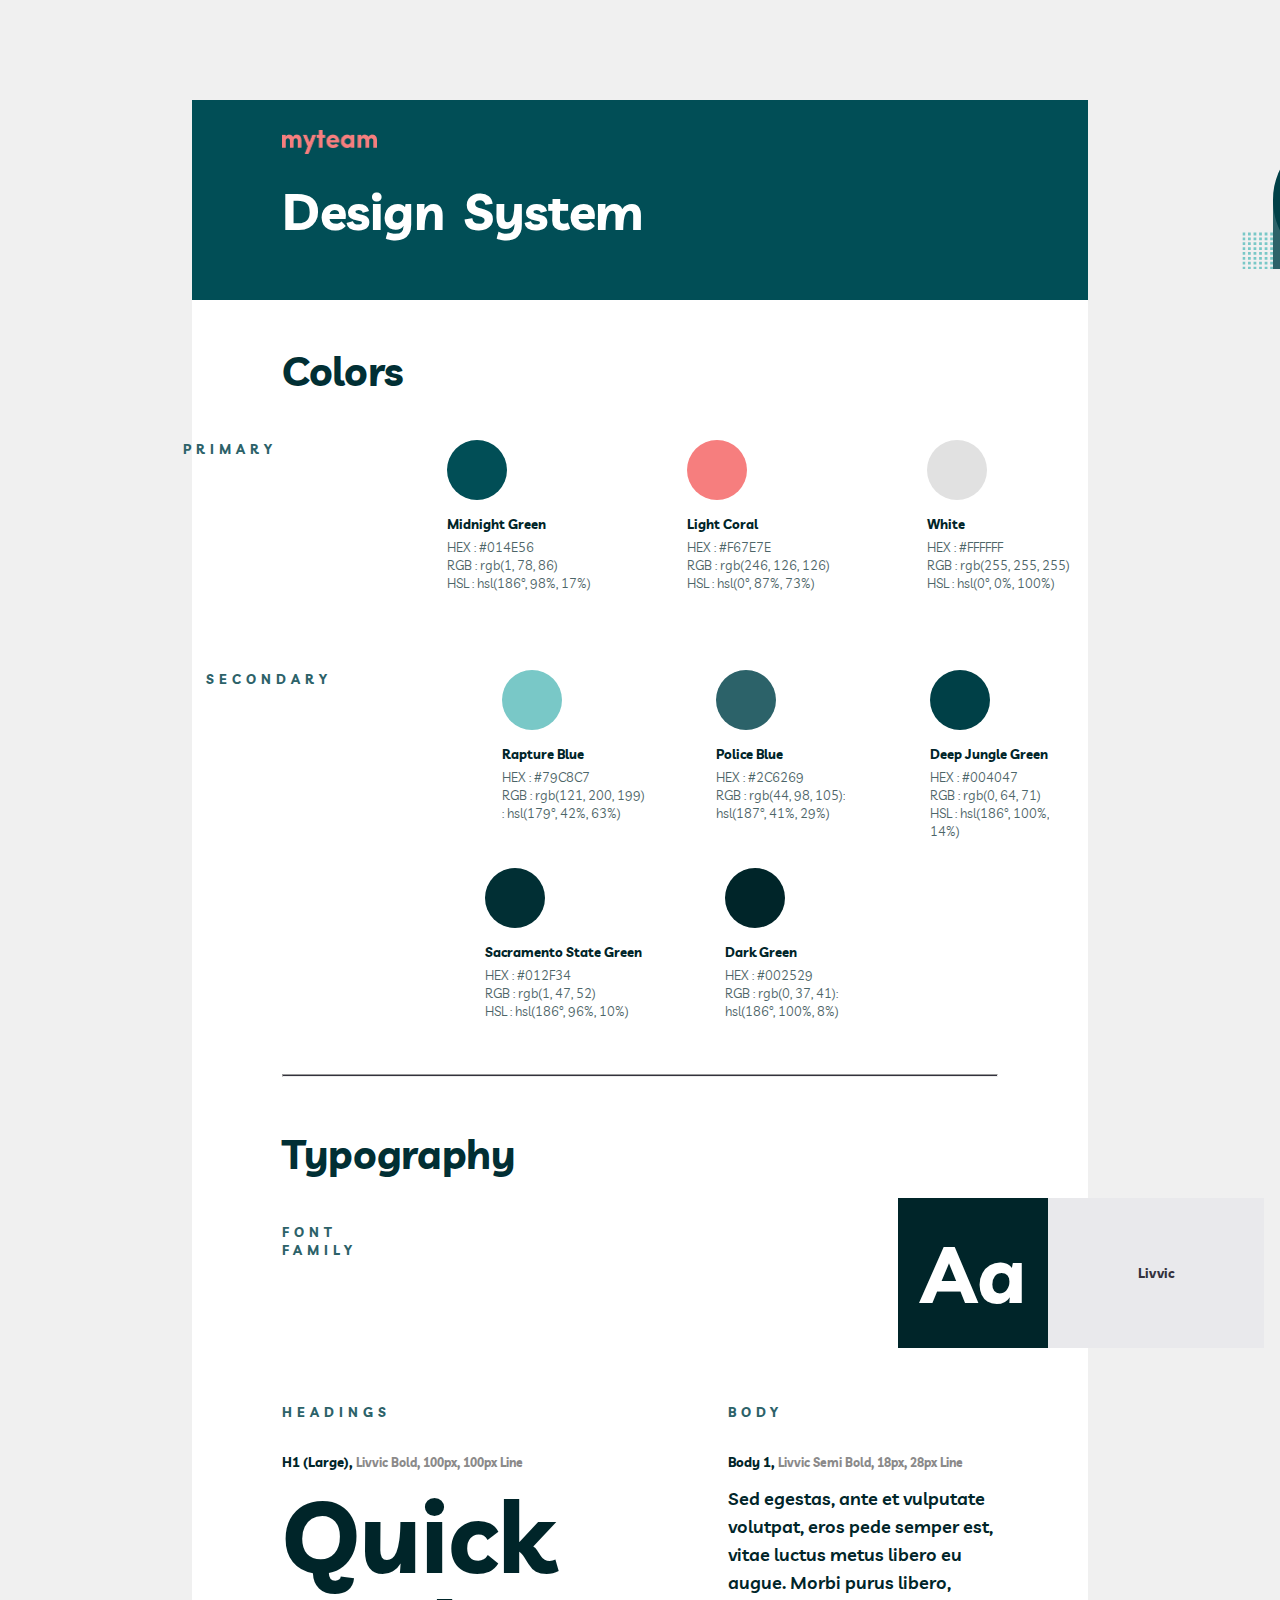
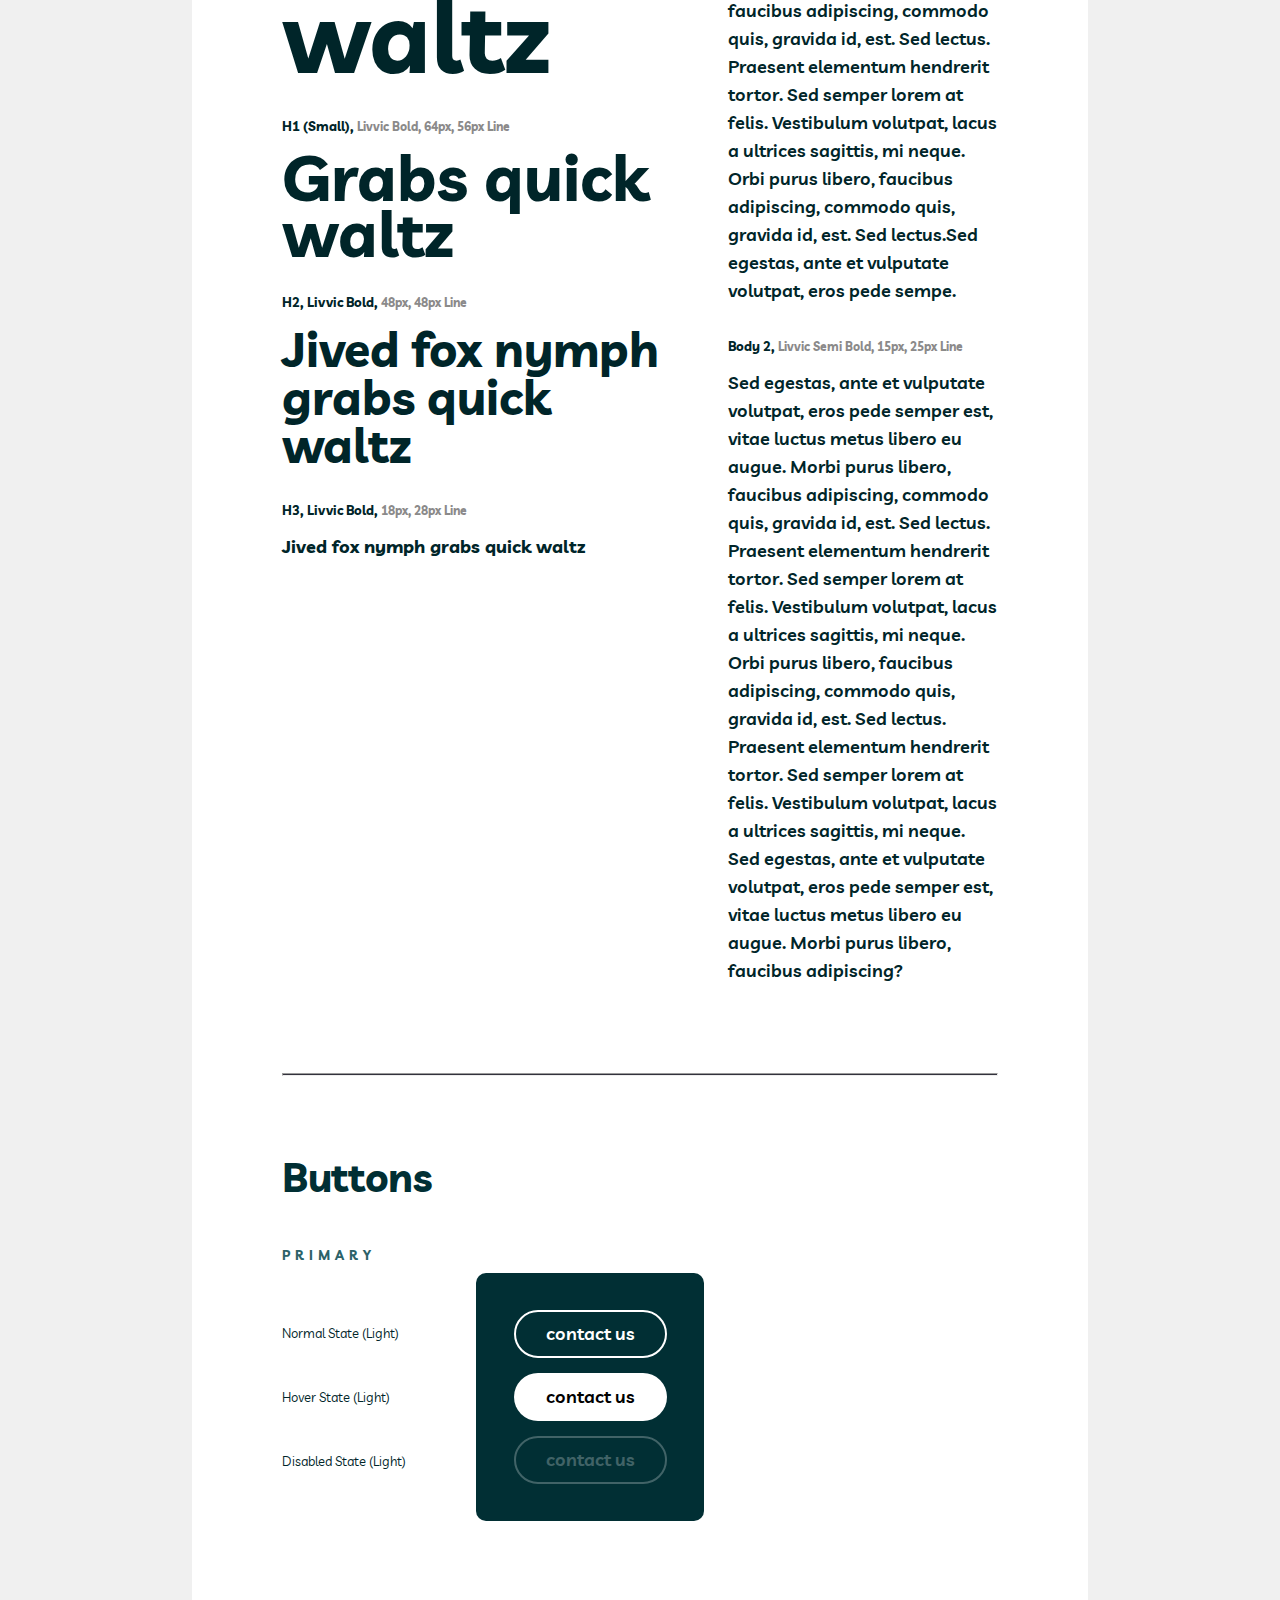
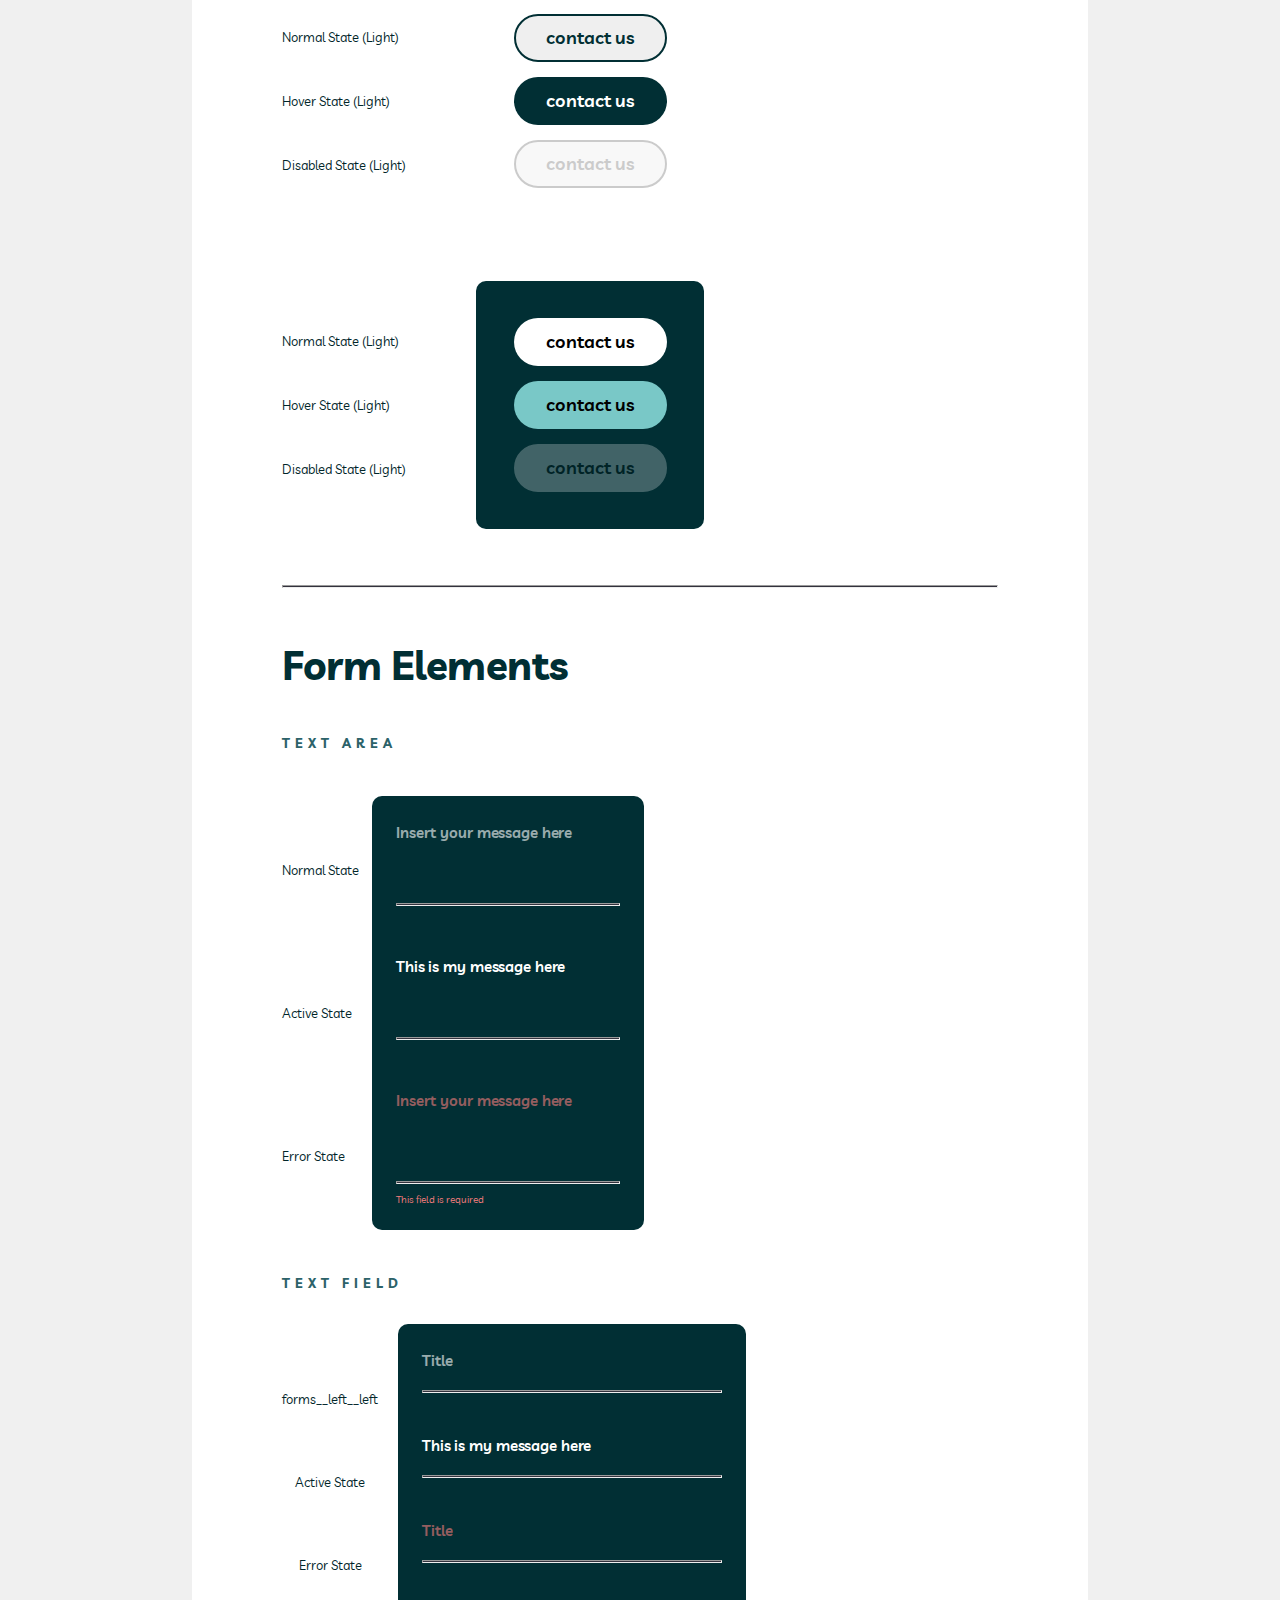
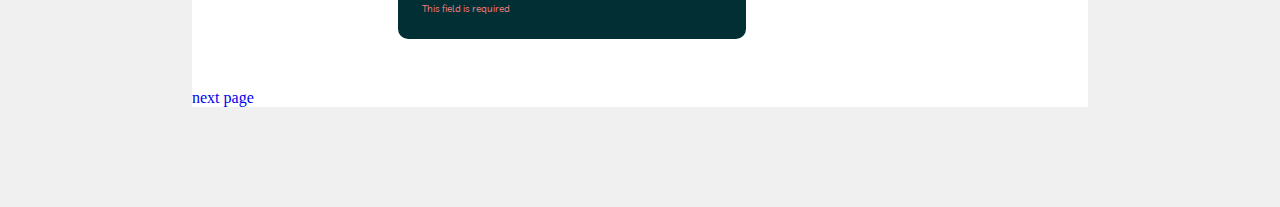
<file: index.html>
<!DOCTYPE html>
<html lang="en">
  <head>
    <meta charset="UTF-8" />
    <meta name="viewport" content="width=device-width, initial-scale=1.0" />
    <title>myteam</title>
    <link rel="stylesheet" href="css/normalize.css" />
    <link rel="stylesheet" href="css/fonts.css" />
    <link rel="stylesheet" href="css/style.css" />
  </head>
  <body>
    <div class="container">
      <nav class="navbar">
        <div class="logos">
          <img src="img/myteam.png" alt="logo" class="navbar__logo" />
          <div class="navbar__titles">
            <h1 class="navbar__title">Design</h1>
            <h1 class="navbar__title">System</h1>
          </div>
        </div>
        <img src="img/Group 8.svg" alt="" class="navbar__img__left" />
      </nav>
      <div class="wrapper">
        <h2 class="header__title">Colors</h2>
        <header>
          <div class="primery">
            <div class="qator1">
              <h2 class="qator1__title">PRIMARY</h2>
              <div class="card">
                <div class="doira1"></div>
                <h5 class="card__title">Midnight Green</h5>
                <p class="card__text">
                  HEX : #014E56 <br />
                  RGB : rgb(1, 78, 86) <br />
                  HSL : hsl(186°, 98%, 17%)
                </p>
              </div>
              <div class="card">
                <div class="doira2"></div>
                <h5 class="card__title">Light Coral</h5>
                <p class="card__text">
                  HEX : #F67E7E <br />
                  RGB : rgb(246, 126, 126) <br />
                  HSL : hsl(0°, 87%, 73%)
                </p>
              </div>
              <div class="card">
                <div class="doira3"></div>
                <h5 class="card__title">White</h5>
                <p class="card__text">
                  HEX : #FFFFFF <br />
                  RGB : rgb(255, 255, 255) <br />
                  HSL : hsl(0°, 0%, 100%)
                </p>
              </div>
            </div>
          </div>
          <div class="secondary">
            <div class="qator2">
              <h2 class="qator1__title">SECONDARY</h2>
              <div class="card">
                <div class="doira4"></div>
                <h5 class="card__title">Rapture Blue</h5>
                <p class="card__text">
                  HEX : #79C8C7 <br />
                  RGB : rgb(121, 200, 199) <br />
                  : hsl(179°, 42%, 63%)
                </p>
              </div>
              <div class="card">
                <div class="doira5"></div>
                <h5 class="card__title">Police Blue</h5>
                <p class="card__text">
                  HEX : #2C6269 <br />
                  RGB : rgb(44, 98, 105): <br />
                  hsl(187°, 41%, 29%)
                </p>
              </div>
              <div class="card">
                <div class="doira6"></div>
                <h5 class="card__title">Deep Jungle Green</h5>
                <p class="card__text">
                  HEX : #004047 <br />
                  RGB : rgb(0, 64, 71) <br />
                  HSL : hsl(186°, 100%, 14%)
                </p>
              </div>
            </div>
            <div class="qator3">
              <div class="card">
                <div class="doira7"></div>
                <h5 class="card__title">Sacramento State Green</h5>
                <p class="card__text">
                  HEX : #012F34 <br />
                  RGB : rgb(1, 47, 52) <br />
                  HSL : hsl(186°, 96%, 10%)
                </p>
              </div>
              <div class="card">
                <div class="doira8"></div>
                <h5 class="card__title">Dark Green</h5>
                <p class="card__text">
                  HEX : #002529 <br />
                  RGB : rgb(0, 37, 41): <br />
                  hsl(186°, 100%, 8%)
                </p>
              </div>
            </div>
          </div>
        </header>
        <hr />
        <h2 class="header__title main__title">Typography</h2>

        <section class="main__nav">
          <h2 class="qator1__title">FONT FAMILY</h2>
          <div class="a__livvic">
            <div class="A">
              <h1 class="A__text">Aa</h1>
            </div>
            <div class="livvic">
              <h4 class="livvic__text">Livvic</h4>
            </div>
          </div>
        </section>
        <main>
          <article>
            <div class="box">
              <h2 class="qator1__title">Headings</h2>
              <p class="box__title">
                <span class="article__span">H1 (Large),</span> Livvic Bold,
                100px, 100px Line
              </p>
              <h1 class="article__title">Quick waltz</h1>
            </div>
            <div class="box">
              <p class="box__title">
                <span class="article__span">H1 (Small),</span> Livvic Bold,
                64px, 56px Line
              </p>
              <h1 class="article__title2">Grabs quick waltz</h1>
            </div>
            <div class="box">
              <p class="box__title">
                <span class="article__span">H2, Livvic Bold,</span> 48px, 48px
                Line
              </p>
              <h1 class="article__title3">Jived fox nymph grabs quick waltz</h1>
              <p class="box__title">
                <span class="article__span"> H3, Livvic Bold,</span> 18px, 28px
                Line
              </p>
              <h3 class="article__text">Jived fox nymph grabs quick waltz</h3>
            </div>
          </article>
          <aside>
            <div class="body1">
              <h2 class="qator1__title">BODY</h2>
              <p class="box__title">
                <span class="article__span">Body 1,</span> Livvic Semi Bold,
                18px, 28px Line
              </p>
              <h4 class="body1__text">
                Sed egestas, ante et vulputate volutpat, eros pede semper est,
                vitae luctus metus libero eu augue. Morbi purus libero, faucibus
                adipiscing, commodo quis, gravida id, est. Sed lectus. Praesent
                elementum hendrerit tortor. Sed semper lorem at felis.
                Vestibulum volutpat, lacus a ultrices sagittis, mi neque. Orbi
                purus libero, faucibus adipiscing, commodo quis, gravida id,
                est. Sed lectus.Sed egestas, ante et vulputate volutpat, eros
                pede sempe.
              </h4>
              <p class="box__title">
                <span class="article__span">Body 2,</span> Livvic Semi Bold,
                15px, 25px Line
              </p>
              <h4 class="body1__text">
                Sed egestas, ante et vulputate volutpat, eros pede semper est,
                vitae luctus metus libero eu augue. Morbi purus libero, faucibus
                adipiscing, commodo quis, gravida id, est. Sed lectus. Praesent
                elementum hendrerit tortor. Sed semper lorem at felis.
                Vestibulum volutpat, lacus a ultrices sagittis, mi neque. Orbi
                purus libero, faucibus adipiscing, commodo quis, gravida id,
                est. Sed lectus. Praesent elementum hendrerit tortor. Sed semper
                lorem at felis. Vestibulum volutpat, lacus a ultrices sagittis,
                mi neque. Sed egestas, ante et vulputate volutpat, eros pede
                semper est, vitae luctus metus libero eu augue. Morbi purus
                libero, faucibus adipiscing?
              </h4>
            </div>
            <div class="body2"></div>
          </aside>
        </main>
        <hr class="main__hr" />
        <div class="btns__forms">
          <h2 class="buttons__title">Buttons</h2>
          <div class="buttons">
            <div class="nimadir"><h4 class="buttons__text">PRIMARY</h4></div>
            <div class="btn__services">
              <div class="btn__services__left">
                <p class="btn__services__left__text">Normal State (Light)</p>
                <p class="btn__services__left__text">Hover State (Light)</p>
                <p class="btn__services__left__text">Disabled State (Light)</p>
              </div>
              <div class="btn__services__right">
                <button class="btns__btn1">contact us</button>
                <button class="btns__btn2">contact us</button>
                <button class="btns__btn3">contact us</button>
              </div>
            </div>
            <div class="btn__services">
              <div class="btn__services__left">
                <p class="btn__services__left__text">Normal State (Light)</p>
                <p class="btn__services__left__text">Hover State (Light)</p>
                <p class="btn__services__left__text">Disabled State (Light)</p>
              </div>
              <div class="btn__services__right2">
                <button class="btns__btn4">contact us</button>
                <button class="btns__btn5">contact us</button>
                <button class="btns__btn6">contact us</button>
              </div>
            </div>
            <div class="btn__services">
              <div class="btn__services__left">
                <p class="btn__services__left__text">Normal State (Light)</p>
                <p class="btn__services__left__text">Hover State (Light)</p>
                <p class="btn__services__left__text">Disabled State (Light)</p>
              </div>
              <div class="btn__services__right">
                <button class="btns__btn7">contact us</button>
                <button class="btns__btn8">contact us</button>
                <button class="btns__btn9">contact us</button>
              </div>
            </div>
          </div>
          <hr class="buttons__hr" />
          <div class="element__forms">
            <h2 class="buttons__title">Form Elements</h2>
            <div class="forms">
              <div class="nimadir">
                <h4 class="qator1__title">TEXT AREA</h4>
              </div>

              <div class="forms__left">
                <div class="forms__left__left">
                  <p class="forms__left__left__text">Normal State</p>
                  <p class="forms__left__left__text">Active State</p>
                  <p class="forms__left__left__text">Error State</p>
                </div>
                <div class="forms__left__right">
                  <h4
                    class="forms__left__right__title forms__left__right__title1">
                    Insert your message here
                  </h4>
                  <hr class="forms__left__right__hr" />
                  <h4
                    class="forms__left__right__title forms__left__right__title2">
                    This is my message here
                  </h4>
                  <hr class="forms__left__right__hr" />
                  <h4
                    class="forms__left__right__title forms__left__right__title3">
                    Insert your message here
                  </h4>
                  <hr class="forms__left__right__hr3" />

                  <p class="forms__left__right__text">This field is required</p>
                </div>
              </div>

              <div class="nimadir2">
                <h2 class="qator1__title">TEXT FIELD</h2>
                <div class="forms__right">
                  <div class="forms__right__left">
                    <p class="forms__left__left__text">forms__left__left</p>
                    <p class="forms__left__left__text">Active State</p>
                    <p class="forms__left__left__text">Error State</p>
                  </div>

                  <div class="forms__right__right">
                    <h4
                      class="forms__left__right__title forms__left__right__title1">
                      Title
                    </h4>
                    <hr class="forms__left__right__hr" />
                    <h4
                      class="forms__left__right__title forms__left__right__title2">
                      This is my message here
                    </h4>
                    <hr class="forms__left__right__hr" />
                    <h4
                      class="forms__left__right__title forms__left__right__title3">
                      Title
                    </h4>
                    <hr class="forms__left__right__hr3" />
                    <p class="forms__left__right__text">
                      This field is required
                    </p>
                  </div>
                </div>
              </div>
            </div>
          </div>
        </div>
      </div>
      <a href="home.html" class="end__link">next page </a>
    </div>
  </body>
</html>
</file>
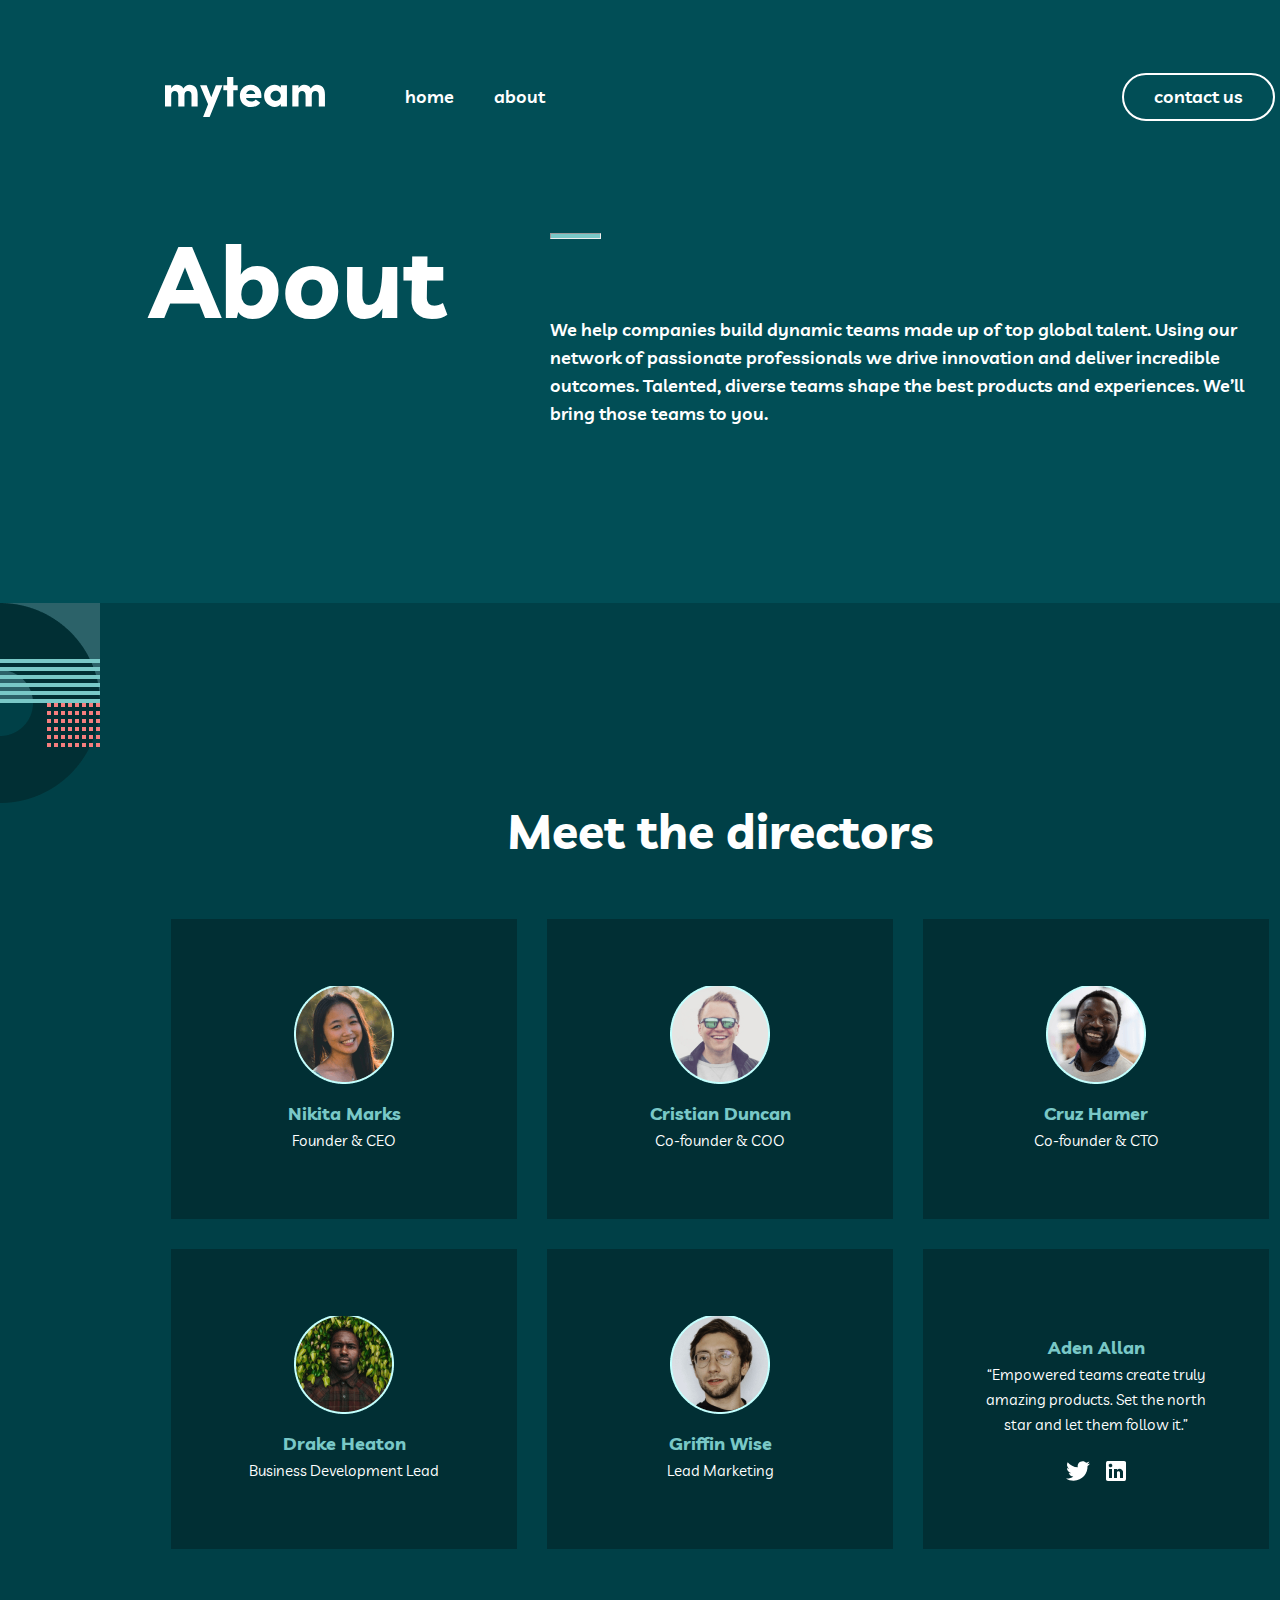
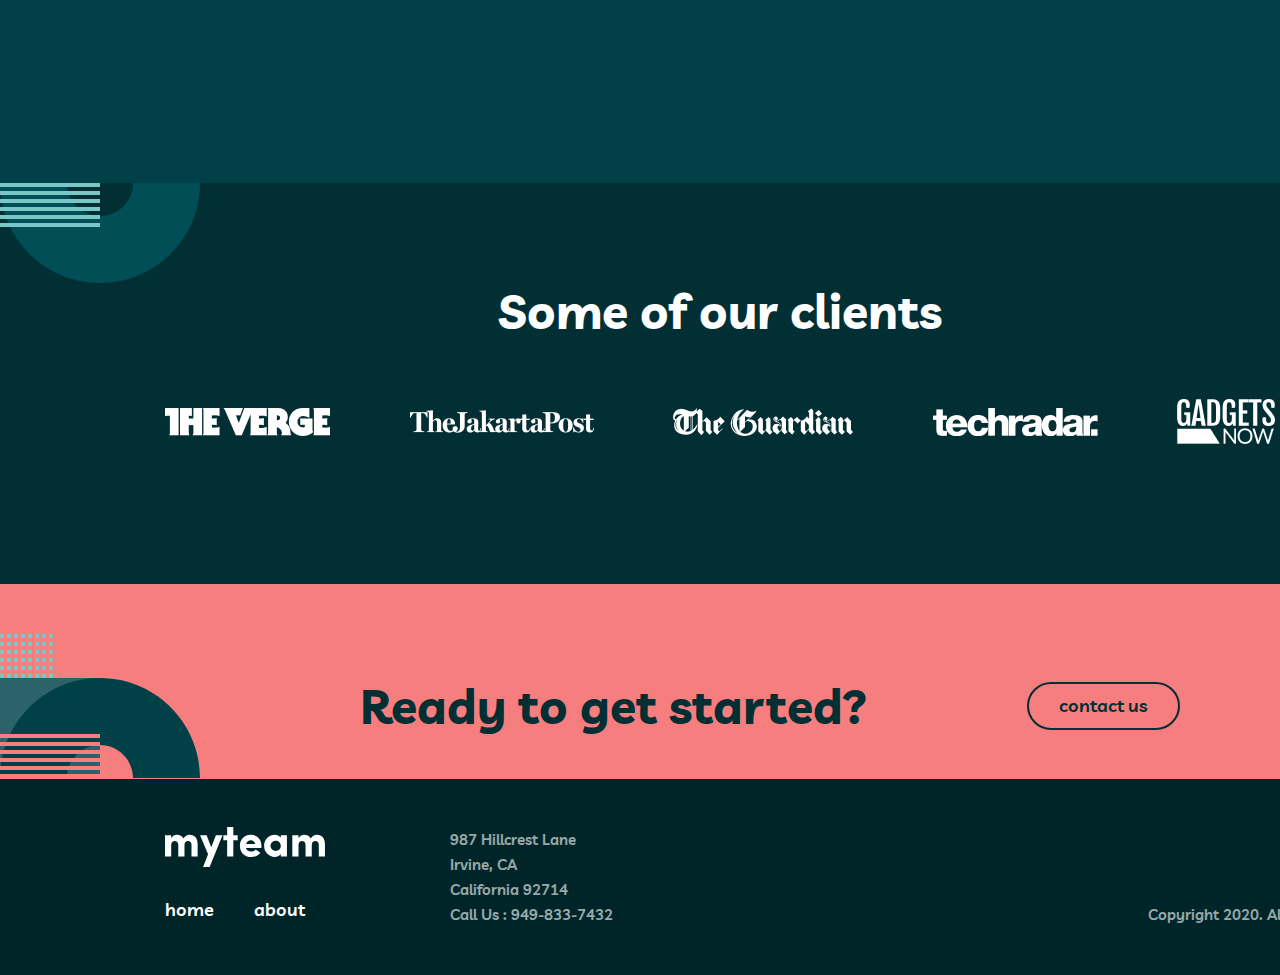
<file: about.html>
<!DOCTYPE html>
<html lang="en">
  <head>
    <meta charset="UTF-8" />
    <meta name="viewport" content="width=device-width, initial-scale=1.0" />
    <title>About</title>
    <link rel="stylesheet" href="css/fonts.css" />
    <link rel="stylesheet" href="css/about.css" />
  </head>
  <body>
    <div class="container">
      <header>
        <nav class="navbar">
          <ul class="nabar__list">
            <img src="img/myteam.svg" alt="" class="nabar__img" />
            <li><a href="./home.html" class="navbar__link">home</a></li>
            <li><a href="./about.html" class="navbar__link">about</a></li>
            <div class="navbar__burger">
              <hr class="navbar__hr" />
              <hr class="navbar__hr" />
              <hr class="navbar__hr" />
            </div>
          </ul>
          <button class="btn__navbar">
            <a href="./contact.html" class="btn__navbar-text">contact us</a>
          </button>
        </nav>
        <div class="head">
          <div class="head__texts">
            <h1 class="head__title">About</h1>
            <span class="head__texts__span">
              <hr class="head__hr" />
              <p class="head__text">
                We help companies build dynamic teams made up of top global
                talent. Using our network of passionate professionals we drive
                innovation and deliver incredible outcomes. Talented, diverse
                teams shape the best products and experiences. We’ll bring those
                teams to you.
              </p>
            </span>
            <img src="img/Group 8.png" alt="" class="head__img" />
          </div>
        </div>
      </header>
      <div class="intros">
        <img src="img/Group 8 (1).png" alt="" class="intros__img" />
        <h2 class="intro__title">Meet the directors</h2>
        <div class="intro">
          <div class="box">
            <img src="img/Oval.png" alt="" class="box__img" />
            <h4 class="box__title">Nikita Marks</h4>
            <p class="box__text">Founder & CEO</p>
          </div>
          <div class="box">
            <img src="img/Oval (1).png" alt="" class="box__img" />
            <h4 class="box__title">Cristian Duncan</h4>
            <p class="box__text">Co-founder & COO</p>
          </div>
          <div class="box">
            <img src="img/Oval (2).png" alt="" class="box__img" />
            <h4 class="box__title">Cruz Hamer</h4>
            <p class="box__text">Co-founder & CTO</p>
          </div>
          <div class="box">
            <img src="img/Oval (3).png" alt="" class="box__img" />
            <h4 class="box__title">Drake Heaton</h4>
            <p class="box__text">Business Development Lead</p>
          </div>
          <div class="box">
            <img src="img/Oval (4).png" alt="" class="box__img" />
            <h4 class="box__title">Griffin Wise</h4>
            <p class="box__text">Lead Marketing</p>
          </div>
          <div class="box">
            <h4 class="box__title">Aden Allan</h4>
            <p class="box__text">
              “Empowered teams create truly amazing products. Set the north star
              and let them follow it.”
            </p>
            <div class="twitter__in">
              <img src="img/twitter.svg" alt="" class="box__twitter" />
              <img src="img/Shape.png" alt="" class="box__twitter" />
            </div>
          </div>
        </div>
        <img src="img/Group 8 Copy.png" alt="" class="intros__end__img" />
      </div>
      <div class="imzolar">
        <img src="img/Group 8 (3).png" alt="" class="clients" />
        <h2 class="imzolar__title">Some of our clients</h2>
        <div class="imzo">
          <img src="img/Object (1).png" alt="" class="imzo__img" />
          <img src="img/jakarta.png" alt="" class="imzo__img" />
          <img src="img/Object.png" alt="" class="imzo__img" />
          <img src="img/Object (2).png" alt="" class="imzo__img" />
          <img src="img/gadgets-now.png" alt="" class="imzo__img" />
        </div>
      </div>
      <div class="ends">
        <div class="end">
          <img src="img/Group 8.svg" alt="" class="mask" />
          <h2 class="end__title">Ready to get started?</h2>
          <button class="end__btn">contact us</button>
        </div>
      </div>
      <footer>
        <div class="footer__left">
          <div class="footer__logos">
            <img src="img/myteam.svg" alt="" class="footer__logo" />
            <ul class="nabar__list">
              <li><a href="./home.html" class="navbar__link">home</a></li>
              <li><a href="./about.html" class="navbar__link">about</a></li>
            </ul>
          </div>
          <p class="footer__text">
            987 Hillcrest Lane <br />Irvine, CA <br />California 92714
            <br />Call Us : 949-833-7432
          </p>
        </div>

        <div class="social__medias">
          <div class="tarmoqlar">
            <img src="img/facebook.svg" alt="" class="tarmoqlar__img" />
            <img src="img/pintetres.svg" alt="" class="tarmoqlar__img" />
            <img src="img/twitter.svg" alt="" class="tarmoqlar__img" />
          </div>
          <div class="about__tarmoqlar">
            <p class="about__tarmoqlar__text">
              Copyright 2020. All Rights Reserved
            </p>
          </div>
        </div>
      </footer>
    </div>
  </body>
</html>
</file>
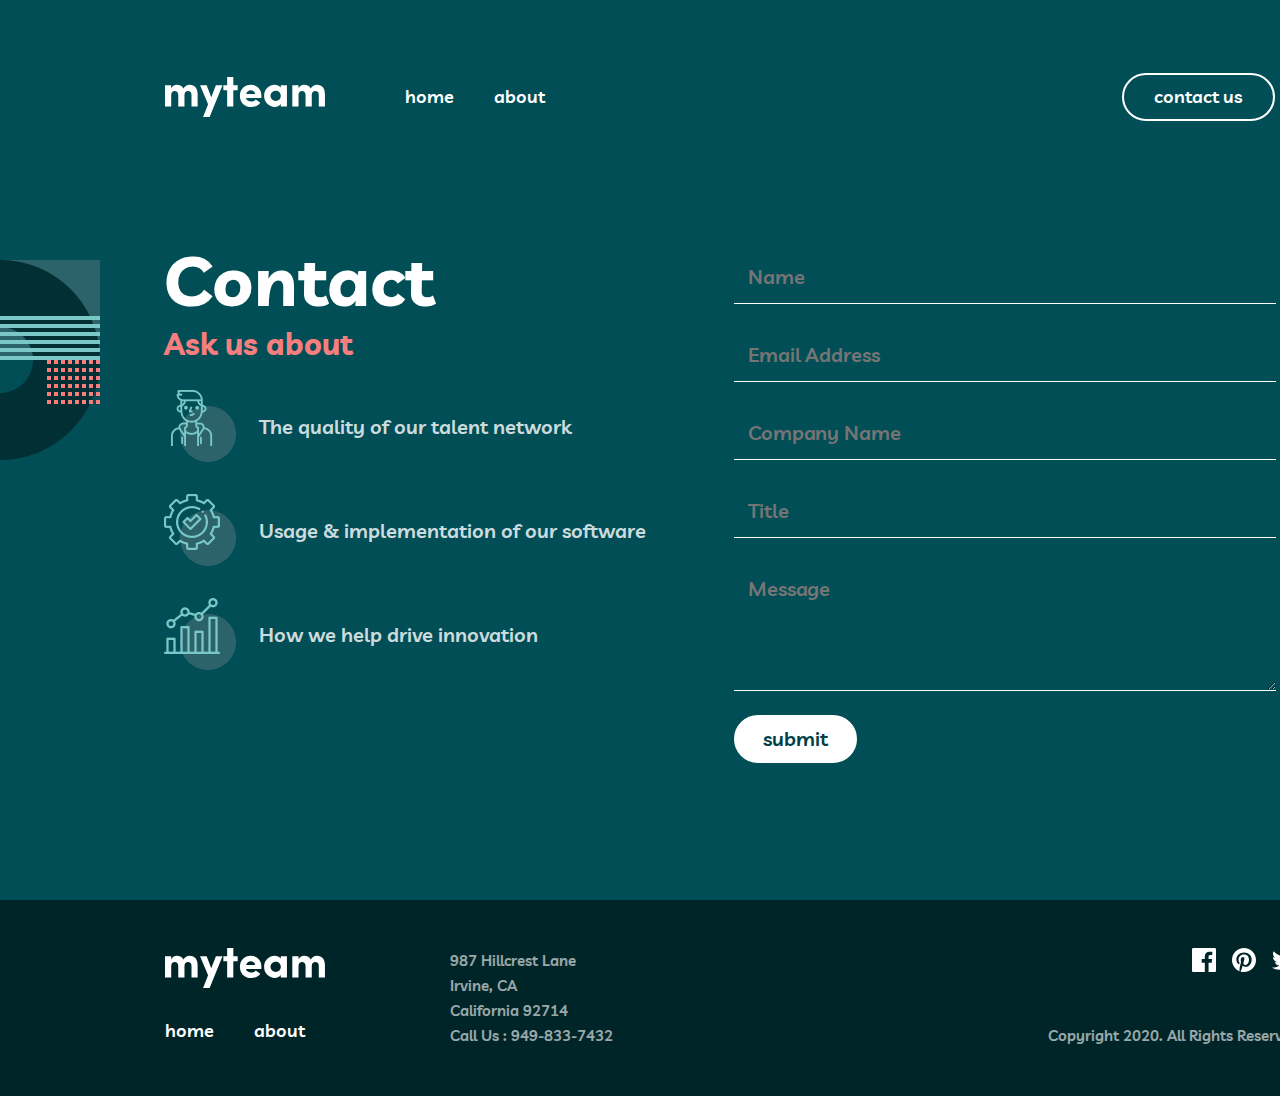
<file: contact.html>
<!DOCTYPE html>
<html lang="en">
  <head>
    <meta charset="UTF-8" />
    <meta name="viewport" content="width=device-width, initial-scale=1.0" />
    <title>Contact</title>
    <link rel="stylesheet" href="css/fonts.css" />
    <link rel="stylesheet" href="css/contact.css" />
  </head>
  <body>
    <div class="container">
      <header>
        <nav class="navbar">
          <ul class="nabar__list">
            <img src="img/myteam.svg" alt="" class="nabar__img" />
            <li><a href="./home.html" class="navbar__link">home</a></li>
            <li><a href="./about.html" class="navbar__link">about</a></li>
            <div class="navbar__burger">
              <hr class="navbar__hr" />
              <hr class="navbar__hr" />
              <hr class="navbar__hr" />
            </div>
          </ul>
          <button class="btn__navbar">
            <a href="./contact.html" class="btn__navbar-text">contact us</a>
          </button>
        </nav>
      </header>
      <div class="contacts">
        <img src="img/Group 8 (1).png" alt="" class="contacts__img" />
        <div class="contact">
          <div class="contact__left">
            <h1 class="contact__left__title">Contact</h1>
            <h2 class="card__title">Ask us about</h2>
            <div class="cards">
              <div class="card">
                <img src="img/individuals.png" alt="" class="card__img" />
                <div class="card__texts">
                  <p class="card__text">The quality of our talent network</p>
                </div>
              </div>
              <div class="card">
                <img src="img/implememnt.png" alt="" class="card__img" />
                <div class="card__texts">
                  <p class="card__text">
                    Usage & implementation of our software
                  </p>
                </div>
              </div>
              <div class="card">
                <img src="img/enhance.png" alt="" class="card__img" />
                <div class="card__texts">
                  <p class="card__text">How we help drive innovation</p>
                </div>
              </div>
            </div>
          </div>
          <div class="contact__right">
            <form action="">
              <input type="text" class="form__input" placeholder="Name" />
              <input
                type="email"
                class="form__input"
                required
                placeholder="Email Address" />
              <input
                type="text"
                class="form__input"
                required
                placeholder="Company Name" />
              <input
                type="text"
                class="form__input"
                required
                placeholder="Title" />
              <textarea
                name=""
                id=""
                cols="30"
                rows="4"
                class="form__message"
                required
                placeholder="Message"></textarea>
              <button class="form__btn" value="submit">submit</button>
            </form>
          </div>
        </div>
        <img src="img/Group 7.png" alt="" class="contacts__end__img" />
      </div>
      <footer>
        <div class="footer__left">
          <div class="footer__logos">
            <img src="img/myteam.svg" alt="" class="footer__logo" />
            <ul class="nabar__list">
              <li><a href="./home.html" class="navbar__link">home</a></li>
              <li><a href="./about.html" class="navbar__link">about</a></li>
            </ul>
          </div>
          <p class="footer__text">
            987 Hillcrest Lane <br />Irvine, CA <br />California 92714
            <br />Call Us : 949-833-7432
          </p>
        </div>

        <div class="social__medias">
          <div class="tarmoqlar">
            <img src="img/facebook.svg" alt="" class="tarmoqlar__img" />
            <img src="img/pintetres.svg" alt="" class="tarmoqlar__img" />
            <img src="img/twitter.svg" alt="" class="tarmoqlar__img" />
          </div>
          <div class="about__tarmoqlar">
            <p class="about__tarmoqlar__text">
              Copyright 2020. All Rights Reserved
            </p>
          </div>
        </div>
      </footer>
    </div>
  </body>
</html>
</file>
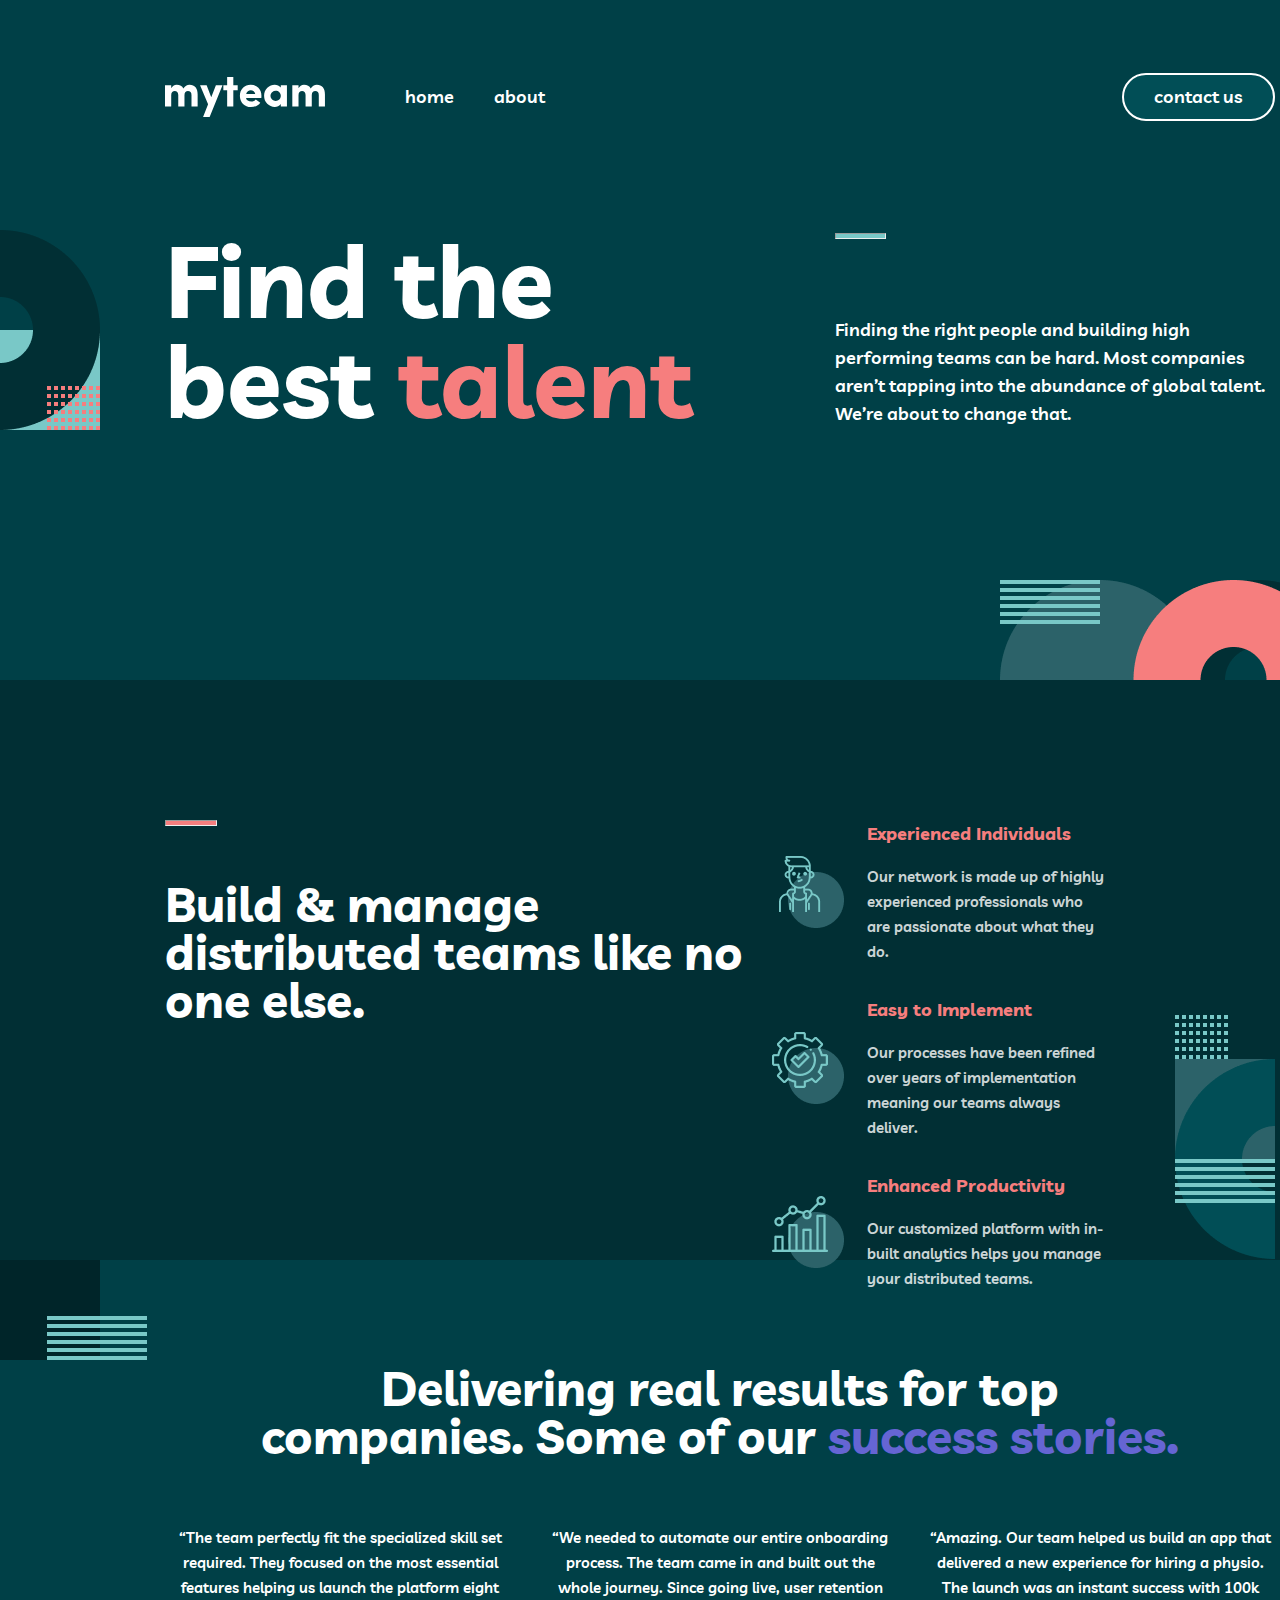
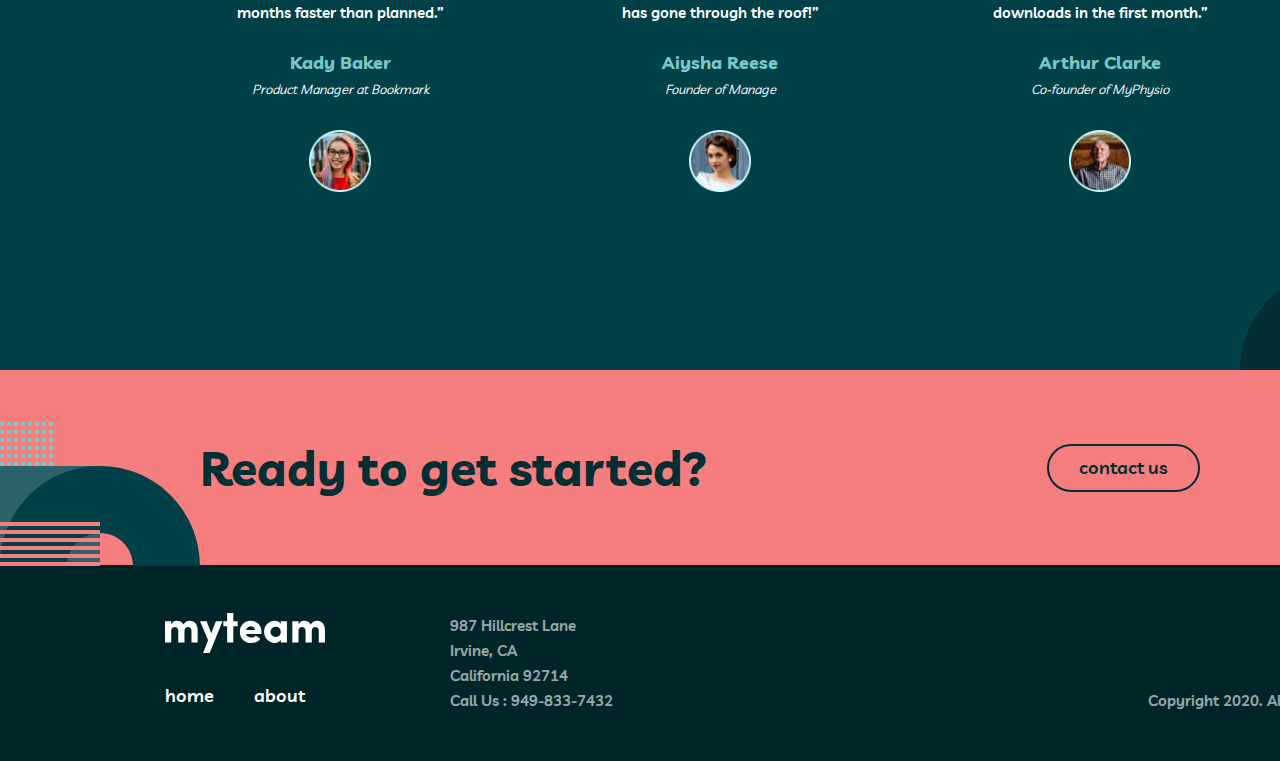
<file: home.html>
<!DOCTYPE html>
<html lang="en">
  <head>
    <meta charset="UTF-8" />
    <meta name="viewport" content="width=device-width, initial-scale=1.0" />
    <title>Home</title>
    <link rel="stylesheet" href="css/fonts.css" />
    <link rel="stylesheet" href="css/home.css" />
  </head>
  <body>
    <div class="container">
      <header>
        <nav class="navbar">
          <ul class="nabar__list">
            <img src="img/myteam.svg" alt="" class="nabar__img" />
            <li><a href="./home.html" class="navbar__link">home</a></li>
            <li><a href="./about.html" class="navbar__link">about</a></li>
            <div class="navbar__burger">
              <hr class="navbar__hr" />
              <hr class="navbar__hr" />
              <hr class="navbar__hr" />
            </div>
          </ul>
          <button class="btn__navbar">
            <a href="./contact.html" class="btn__navbar-text">contact us</a>
          </button>
        </nav>
        <div class="head">
          <img src="img/intro-left-bg.png" alt="" class="head__img" />
          <div class="head__texts">
            <h1 class="head__title">
              Find the best <span class="head__span">talent</span>
            </h1>
            <span class="head__texts__span">
              <hr class="head__hr" />
              <p class="head__text">
                Finding the right people and building high performing teams can
                be hard. Most companies aren’t tapping into the abundance of
                global talent. We’re about to change that.
              </p>
            </span>
          </div>
        </div>
        <div class="header__imgs">
          <img src="img/intro-bottom-bg.png" alt="" class="header__img" />
        </div>
      </header>

      <div class="intro">
        <div class="intro__left">
          <hr class="intro__hr" />
          <h2 class="intro__left__title">
            Build & manage distributed teams like no one else.
          </h2>
        </div>
        <div class="intro__imgs">
          <div class="intro__right">
            <div class="cards">
              <div class="card">
                <img src="img/individuals.png" alt="" class="card__img" />
                <div class="card__texts">
                  <h4 class="card__title">Experienced Individuals</h4>
                  <p class="card__text">
                    Our network is made up of highly experienced professionals
                    who are passionate about what they do.
                  </p>
                </div>
              </div>
              <div class="card">
                <img src="img/implememnt.png" alt="" class="card__img" />
                <div class="card__texts">
                  <h4 class="card__title">Easy to Implement</h4>
                  <p class="card__text">
                    Our processes have been refined over years of implementation
                    meaning our teams always deliver.
                  </p>
                </div>
              </div>
              <div class="card">
                <img src="img/enhance.png" alt="" class="card__img" />
                <div class="card__texts">
                  <h4 class="card__title">Enhanced Productivity</h4>
                  <p class="card__text">
                    Our customized platform with in-built analytics helps you
                    manage your distributed teams.
                  </p>
                </div>
              </div>
            </div>
          </div>
          <div class="imglar">
            <img
              src="img/build-right-bg.png"
              alt=""
              class="intro__right__img" />
          </div>
        </div>
      </div>
      <img src="img/Group 8 Copy.svg" alt="" class="group8" />
      <div class="sotuv">
        <h2 class="sotuv__title">
          Delivering real results for top companies. Some of our
          <span class="sotuv__span">success stories.</span>
        </h2>
        <div class="services">
          <div class="service">
            <p class="service__text">
              “The team perfectly fit the specialized skill set required. They
              focused on the most essential features helping us launch the
              platform eight months faster than planned.”
            </p>
            <h4 class="service__title">Kady Baker</h4>
            <p class="italic__text">Product Manager at Bookmark</p>
            <img src="img/Oval@2x.png" alt="" class="service__img" />
          </div>
          <div class="service">
            <p class="service__text">
              “We needed to automate our entire onboarding process. The team
              came in and built out the whole journey. Since going live, user
              retention has gone through the roof!”
            </p>
            <h4 class="service__title">Aiysha Reese</h4>
            <p class="italic__text">Founder of Manage</p>
            <img src="img/Oval Copy 5.png" alt="" class="service__img" />
          </div>
          <div class="service">
            <p class="service__text">
              “Amazing. Our team helped us build an app that delivered a new
              experience for hiring a physio. The launch was an instant success
              with 100k downloads in the first month.”
            </p>
            <h4 class="service__title">Arthur Clarke</h4>
            <p class="italic__text">Co-founder of MyPhysio</p>
            <img src="img/Oval Copy 6.png" alt="" class="service__img" />
          </div>
        </div>
        <img src="img/Group 8 (2).png" alt="" class="group8__2" />
      </div>
      <div class="ends">
        <img src="img/Group 8.svg" alt="" class="mask" />
        <div class="end">
          <h2 class="end__title">Ready to get started?</h2>
          <button class="end__btn" value="submit">contact us</button>
        </div>
      </div>
      <footer>
        <div class="footer__left">
          <div class="footer__logos">
            <img src="img/myteam.svg" alt="" class="footer__logo" />
            <ul class="nabar__list">
              <li><a href="./home.html" class="navbar__link">home</a></li>
              <li><a href="./about.html" class="navbar__link">about</a></li>
            </ul>
          </div>
          <p class="footer__text">
            987 Hillcrest Lane <br />Irvine, CA <br />California 92714
            <br />Call Us : 949-833-7432
          </p>
        </div>

        <div class="social__medias">
          <div class="tarmoqlar">
            <svg
              class="tarmoqlar__img"
              width="24"
              height="24"
              viewBox="0 0 24 24"
              fill="none"
              xmlns="http://www.w3.org/2000/svg">
              <path
                d="M22.675 0H1.325C0.593 0 0 0.593 0 1.325V22.676C0 23.407 0.593 24 1.325 24H12.82V14.706H9.692V11.084H12.82V8.413C12.82 5.313 14.713 3.625 17.479 3.625C18.804 3.625 19.942 3.724 20.274 3.768V7.008L18.356 7.009C16.852 7.009 16.561 7.724 16.561 8.772V11.085H20.148L19.681 14.707H16.561V24H22.677C23.407 24 24 23.407 24 22.675V1.325C24 0.593 23.407 0 22.675 0Z"
                fill="white" />
            </svg>

            <svg
              class="tarmoqlar__img"
              width="24"
              height="24"
              viewBox="0 0 24 24"
              fill="none"
              xmlns="http://www.w3.org/2000/svg">
              <path
                id="pintetres"
                d="M12 0C5.373 0 0 5.372 0 12C0 17.084 3.163 21.426 7.627 23.174C7.522 22.225 7.427 20.769 7.669 19.733C7.887 18.796 9.076 13.768 9.076 13.768C9.076 13.768 8.717 13.049 8.717 11.986C8.717 10.318 9.684 9.072 10.888 9.072C11.911 9.072 12.406 9.841 12.406 10.762C12.406 11.791 11.751 13.33 11.412 14.757C11.129 15.951 12.011 16.926 13.189 16.926C15.322 16.926 16.961 14.677 16.961 11.431C16.961 8.558 14.897 6.549 11.949 6.549C8.535 6.549 6.531 9.11 6.531 11.756C6.531 12.787 6.928 13.894 7.424 14.494C7.522 14.613 7.536 14.718 7.507 14.839L7.174 16.199C7.121 16.419 7 16.466 6.772 16.36C5.273 15.662 4.336 13.471 4.336 11.711C4.336 7.926 7.086 4.449 12.265 4.449C16.428 4.449 19.663 7.416 19.663 11.38C19.663 15.516 17.056 18.844 13.436 18.844C12.22 18.844 11.077 18.213 10.686 17.466L9.938 20.319C9.667 21.362 8.936 22.669 8.446 23.465C9.57 23.812 10.763 24 12 24C18.627 24 24 18.627 24 12C24 5.372 18.627 0 12 0Z"
                fill="white" />
            </svg>
            <svg
              class="tarmoqlar__img"
              width="24"
              height="20"
              viewBox="0 0 24 20"
              fill="none"
              xmlns="http://www.w3.org/2000/svg">
              <path
                id="twitter"
                d="M24 2.55699C23.117 2.94899 22.168 3.21299 21.172 3.33199C22.189 2.72299 22.97 1.75799 23.337 0.607986C22.386 1.17199 21.332 1.58199 20.21 1.80299C19.313 0.845986 18.032 0.247986 16.616 0.247986C13.437 0.247986 11.101 3.21399 11.819 6.29299C7.728 6.08799 4.1 4.12799 1.671 1.14899C0.381 3.36199 1.002 6.25699 3.194 7.72299C2.388 7.69699 1.628 7.47599 0.965 7.10699C0.911 9.38799 2.546 11.522 4.914 11.997C4.221 12.185 3.462 12.229 2.69 12.081C3.316 14.037 5.134 15.46 7.29 15.5C5.22 17.123 2.612 17.848 0 17.54C2.179 18.937 4.768 19.752 7.548 19.752C16.69 19.752 21.855 12.031 21.543 5.10599C22.505 4.41099 23.34 3.54399 24 2.55699Z"
                fill="white" />
            </svg>
          </div>

          <div class="about__tarmoqlar">
            <p class="about__tarmoqlar__text">
              Copyright 2020. All Rights Reserved
            </p>
          </div>
        </div>
      </footer>
    </div>
  </body>
</html>
</file>
<file: css/fonts.css>
/* livvic-regular - latin */
@font-face {
  font-display: swap; /* Check https://developer.mozilla.org/en-US/docs/Web/CSS/@font-face/font-display for other options. */
  font-family: "Livvic";
  font-style: normal;
  font-weight: 400;
  src: url("../font/livvic-v14-latin-regular.woff2") format("woff2"); /* Chrome 36+, Opera 23+, Firefox 39+, Safari 12+, iOS 10+ */
}
/* livvic-500 - latin */
@font-face {
  font-display: swap; /* Check https://developer.mozilla.org/en-US/docs/Web/CSS/@font-face/font-display for other options. */
  font-family: "Livvic";
  font-style: normal;
  font-weight: 500;
  src: url("../font/livvic-v14-latin-500.woff2") format("woff2"); /* Chrome 36+, Opera 23+, Firefox 39+, Safari 12+, iOS 10+ */
}
/* livvic-600 - latin */
@font-face {
  font-display: swap; /* Check https://developer.mozilla.org/en-US/docs/Web/CSS/@font-face/font-display for other options. */
  font-family: "Livvic";
  font-style: normal;
  font-weight: 600;
  src: url("../font/livvic-v14-latin-600.woff2") format("woff2"); /* Chrome 36+, Opera 23+, Firefox 39+, Safari 12+, iOS 10+ */
}
/* livvic-700 - latin */
@font-face {
  font-display: swap; /* Check https://developer.mozilla.org/en-US/docs/Web/CSS/@font-face/font-display for other options. */
  font-family: "Livvic";
  font-style: normal;
  font-weight: 700;
  src: url("../font/livvic-v14-latin-700.woff2") format("woff2"); /* Chrome 36+, Opera 23+, Firefox 39+, Safari 12+, iOS 10+ */
}
</file>
<file: css/style.css>
* {
  padding: 0;
  margin: 0;
}
body {
  background-color: #f0f0f0;
}

.container {
  margin: 100px auto;
  width: 70%;
  background-color: #fff;
}
.wrapper {
  padding: 50px 90px;
}
.navbar {
  padding: 50px 0 50px 90px;
  height: 100px;
  background-color: #014e56;
  display: flex;
  align-items: center;
}

.navbar__img__left {
  /* Group 8 */
  margin-left: 580px;
  height: 100px;
  transform: rotate(-90deg);
}
.navbar__title {
  /* Design System */
  height: 50px;
  font-family: "Livvic";
  font-style: normal;
  font-weight: 700;
  font-size: 50px;
  line-height: 50px;
  /* identical to box height, or 100% */
  letter-spacing: -0.446429px;

  color: #ffffff;
}
.navbar__titles {
  display: flex;
  gap: 20px;
}
.logos {
  display: flex;
  flex-direction: column;
  align-items: start;
}
.navbar__logo {
  width: 95px;
  height: 24px;
}

/* header */

.header__title {
  /* Colors */
  margin-bottom: 48px;
  width: 122px;
  height: 42px;

  font-family: "Livvic";
  font-style: normal;
  font-weight: 700;
  font-size: 40px;
  line-height: 42px;
  /* identical to box height, or 105% */
  letter-spacing: -0.357143px;

  color: #012f34;
}
header {
  display: flex;
  flex-direction: column;
  gap: 40px;
  margin-bottom: 56px;
}
hr {
  background-color: #33323d;
  height: 1px;
}
.qator1 {
  display: flex;
  gap: 70px;
}
.qator1__title {
  margin-right: 100px;

  font-family: "Livvic";
  font-style: normal;
  font-weight: 700;
  font-size: 13px;
  line-height: 18px;
  /* identical to box height, or 138% */
  letter-spacing: 5px;
  text-transform: uppercase;

  color: #2c6269;
}
.card {
  /* Group 11 */

  width: 170px;
  height: 150px;
}
.doira1,
.doira2,
.doira3,
.doira4,
.doira5,
.doira6,
.doira7,
.doira8 {
  width: 60px;
  height: 60px;
  border-radius: 60px;
  margin-bottom: 15px;
}
.doira1 {
  background-color: #014e56;
}
.doira2 {
  background-color: #f67e7e;
}
.doira3 {
  background-color: #e1e1e1;
}
.doira4 {
  background-color: #79c8c7;
}
.doira5 {
  background-color: #2c6269;
}
.doira6 {
  background-color: #004047;
}
.doira7 {
  background-color: #012f34;
}
.doira8 {
  background-color: #002529;
}
.card__title {
  /* Midnight Green */

  font-family: "Livvic";
  font-style: normal;
  font-weight: 700;
  font-size: 13px;
  line-height: 18px;
  /* identical to box height, or 138% */

  color: #002529;
}
.card__text {
  /* HEX : #014E56 RGB : */
  margin-top: 5px;
  width: 144px;
  height: 54px;

  font-family: "Livvic";
  font-style: normal;
  font-weight: 400;
  font-size: 13px;
  line-height: 18px;
  /* or 138% */

  color: #002529;

  mix-blend-mode: normal;
  opacity: 0.7;
}
.primery {
  display: flex;
  justify-content: center;
}
.secondary {
  margin-top: 40px;
  display: flex;
  flex-direction: column;
  gap: 48px;
}
.qator2,
.qator3 {
  display: flex;
  gap: 70px;
  justify-content: center;
}
.qator3 {
  margin-left: 100px;
}
.main__nav {
  margin-top: 48px;
  display: flex;
  margin-bottom: 40px;
}
.a__livvic {
  display: flex;
  align-items: center;
  width: 100px;
  height: 100px;
  margin-left: 400px;
}
.livvic {
  width: 266px;
  height: 100px;
  padding: 25px;
  mix-blend-mode: normal;
  background-color: #e9e9ec;
  display: flex;
  align-items: center;
  justify-content: center;
}
main {
  margin-top: 80px;
  display: flex;
  gap: 50px;
}
.main__title {
  /* Typography Copy */

  width: 232px;
  height: 42px;

  font-family: "Livvic";
  font-style: normal;
  font-weight: 700;
  font-size: 40px;
  line-height: 42px;
  /* identical to box height, or 105% */
  letter-spacing: -0.357143px;

  color: #012f34;
  margin-top: 56px;
}
.livvic__text {
  /* Livvic */
  width: 166px;
  height: 18px;
  font-family: "Livvic";
  font-style: normal;
  font-weight: 700;
  font-size: 13px;
  line-height: 18px;
  /* identical to box height, or 138% */
  text-align: center;

  color: #33323d;
}
.A {
  /* Aa */
  /* Rectangle Copy 4 */
  width: 100px;
  height: 100px;
  background: #002529;
  padding: 25px;
  font-family: "Livvic";
  font-style: normal;
  font-weight: 600;
  font-size: 40px;
  line-height: 42px;
  /* identical to box height, or 105% */
  letter-spacing: -0.357143px;

  color: #ffffff;
  display: flex;
  align-items: center;
  justify-content: center;
}
.box .qator1__title,
.body1 .qator1__title,
.nimadir2 .qator1__title {
  margin-bottom: 32px;
}
.box__title {
  /* H1 (Large), Livvic B */
  width: 244px;
  height: 16px;
  font-family: "Livvic";
  font-style: normal;
  font-weight: 700;
  font-size: 12px;

  line-height: 17px;
  /* identical to box height, or 138% */

  color: #8b8a8a;
}
.article__span {
  width: 244px;
  height: 18px;
  font-family: "Livvic";
  font-style: normal;
  font-weight: 700;
  font-size: 13px;
  line-height: 18px;
  color: #002529;
}
.article__title {
  /* Quick waltz */
  width: 396px;
  height: 200px;
  font-family: "Livvic";
  font-style: normal;
  font-weight: 700;
  font-size: 100px;
  line-height: 100px;
  /* or 100% */

  color: #002529;
  margin-top: 16px;
  margin-bottom: 32px;
}
.article__title2 {
  /* Grabs quick waltz */

  font-family: "Livvic";
  font-style: normal;
  font-weight: 700;
  font-size: 64px;
  line-height: 56px;
  /* or 88% */

  color: #002529;
  margin-top: 16px;
  margin-bottom: 32px;
}
.article__title3 {
  /* Jived fox nymph grab */
  width: 396px;
  height: 144px;
  font-family: "Livvic";
  font-style: normal;
  font-weight: 700;
  font-size: 48px;
  line-height: 48px;
  /* or 100% */
  margin-top: 16px;
  margin-bottom: 32px;
  color: #002529;
}
.article__text {
  margin-top: 16px;
  /* Jived fox nymph grab */
  width: 396px;
  height: 28px;
  font-family: "Livvic";
  font-style: normal;
  font-weight: 700;
  font-size: 18px;
  line-height: 28px;
  /* identical to box height, or 156% */

  color: #002529;
}
.body1__text {
  /* Sed egestas, ante et */
  margin-top: 16px;
  margin-bottom: 32px;
  font-family: "Livvic";
  font-style: normal;
  font-weight: 600;
  font-size: 18px;
  line-height: 28px;
  /* or 156% */

  color: #002529;
}
.main__hr {
  margin-top: 56px;
}
.btns__forms {
  margin-top: 80px;
}
.buttons {
  display: flex;
  flex-wrap: wrap;
}
.buttons__title {
  /* Buttons */

  font-family: "Livvic";
  font-style: normal;
  font-weight: 700;
  font-size: 40px;
  line-height: 42px;
  /* identical to box height, or 105% */
  letter-spacing: -0.357143px;

  color: #012f34;
  margin-bottom: 48px;
}
.buttons__text {
  /* PRIMARY */

  font-family: "Livvic";
  font-style: normal;
  font-weight: 700;
  font-size: 13px;
  line-height: 18px;
  /* identical to box height, or 138% */
  letter-spacing: 5px;
  text-transform: uppercase;

  color: #2c6269;
  margin-bottom: 9px;
}
.btn__services {
  display: flex;
  gap: 70px;
  margin-right: 60px;
  align-items: center;
  margin-bottom: 56px;
}
.btn__services__left {
  display: flex;
  flex-direction: column;
  gap: 46px;
}
.btn__services__left__text {
  /* Normal State (Light) */

  font-family: "Livvic";
  font-style: normal;
  font-weight: 400;
  font-size: 13px;
  line-height: 18px;
  /* identical to box height, or 138% */

  color: #002529;
}
.btn__services__right {
  background: #012f34;
  padding: 24px;
  /* Rectangle */
  width: 180px;
  height: 200px;
  border-radius: 10px;
  display: flex;
  flex-direction: column;
  gap: 15px;
  align-items: center;
  justify-content: center;
}
.btn__services__right2 {
  padding: 24px;
  /* Rectangle */
  width: 180px;
  height: 200px;
  border-radius: 10px;
  display: flex;
  flex-direction: column;
  gap: 15px;
  align-items: center;
  justify-content: center;
}
.nimadir {
  width: 800px;
}
.btns__btn1 {
  /* Rectangle */
  width: 153px;
  height: 48px;
  box-sizing: border-box;
  background-color: #012f34;
  border: 2px solid #ffffff;
  border-radius: 24px;

  /* contact us */

  font-family: "Livvic";
  font-style: normal;
  font-weight: 600;
  font-size: 18px;
  line-height: 28px;
  /* identical to box height, or 156% */

  color: #ffffff;
}
.btns__btn2,
.btns__btn7 {
  border: none;
  /* Rectangle */
  width: 153px;
  height: 48px;
  /* Rectangle */

  background: #ffffff;
  border-radius: 24px;

  font-family: "Livvic";
  font-style: normal;
  font-weight: 600;
  font-size: 18px;
  line-height: 28px;
  /* identical to box height, or 156% */
}
.btns__btn3 {
  /* Rectangle */
  width: 153px;
  height: 48px;
  box-sizing: border-box;
  background-color: #012f34;
  border: 2px solid #ffffff;
  border-radius: 24px;
  opacity: 25%;
  /* contact us */

  font-family: "Livvic";
  font-style: normal;
  font-weight: 600;
  font-size: 18px;
  line-height: 28px;
  /* identical to box height, or 156% */

  color: #ffffff;
}
.btns__btn4 {
  /* Rectangle */
  width: 153px;
  height: 48px;
  /* Group 6 */
  /* Rectangle */

  box-sizing: border-box;

  border: 2px solid #012f34;
  border-radius: 24px;

  font-family: "Livvic";
  font-style: normal;
  font-weight: 600;
  font-size: 18px;
  line-height: 28px;
  /* identical to box height, or 156% */
  /* contact us */

  font-family: "Livvic";
  font-style: normal;
  font-weight: 600;
  font-size: 18px;
  line-height: 28px;
  /* identical to box height, or 156% */

  color: #012f34;
}
.btns__btn5 {
  /* Rectangle */
  width: 153px;
  height: 48px;
  /* Rectangle */

  background: #012f34;
  border-radius: 24px;
  border: none;
  font-family: "Livvic";
  font-style: normal;
  font-weight: 600;
  font-size: 18px;
  line-height: 28px;
  /* identical to box height, or 156% */

  color: #ffffff;
}
.btns__btn6 {
  /* Rectangle */
  width: 153px;
  height: 48px;

  border: 2px solid #ffffff;
  border-radius: 24px;
  opacity: 40%;
  /* contact us */
  /* Group 6 Copy 2 */
  border-color: gray;
  mix-blend-mode: normal;
  font-family: "Livvic";
  font-style: normal;
  font-weight: 600;
  font-size: 18px;
  line-height: 28px;
  /* identical to box height, or 156% */

  color: gray;
}
.btns__btn8 {
  /* Rectangle */
  width: 153px;
  height: 48px;
  box-sizing: border-box;
  background-color: #79c8c7;
  border: none;
  border-radius: 24px;
  /* contact us */

  font-family: "Livvic";
  font-style: normal;
  font-weight: 600;
  font-size: 18px;
  line-height: 28px;
  /* identical to box height, or 156% */
}
.btns__btn9 {
  /* Rectangle */
  width: 153px;
  height: 48px;
  /* Rectangle */

  box-sizing: border-box;

  background: #ffffff;
  border: 2px solid #ffffff;
  border-radius: 24px;

  border: 2px solid #ffffff;
  border-radius: 24px;
  opacity: 25%;
  /* contact us */

  font-family: "Livvic";
  font-style: normal;
  font-weight: 600;
  font-size: 18px;
  line-height: 28px;
  /* identical to box height, or 156% */
}
.element__forms {
  margin-top: 56px;
}
.forms {
  display: flex;
  gap: 44px;
  flex-wrap: wrap;
}
.forms__left {
  display: flex;
  align-items: center;
  gap: 13px;
}
.forms__left__left {
  display: flex;
  flex-direction: column;
  gap: 125px;
}
.forms__left__left__text {
  /* Normal State */

  font-family: "Livvic";
  font-style: normal;
  font-weight: 400;
  font-size: 13px;
  line-height: 18px;
  /* identical to box height, or 138% */

  color: #002529;
}
.forms__left__right {
  /* Rectangle */

  width: 224px;
  background: #012f34;
  border-radius: 10px;
  padding: 24px;
  display: flex;
  flex-direction: column;
}
.forms__left__right__title {
  margin-bottom: 58px;
}
.forms__left__right__hr {
  margin-bottom: 48px;
}
.forms__left__right__hr3 {
  margin-bottom: 10px;
  margin-top: 10px;
}

.forms__left__right__title1 {
  /* Insert your message */

  font-family: "Livvic";
  font-style: normal;
  font-weight: 600;
  font-size: 15px;
  line-height: 25px;
  /* identical to box height, or 167% */
  letter-spacing: -0.115385px;

  color: #ffffff;

  mix-blend-mode: normal;
  opacity: 0.6;
}
.forms__left__right__title2 {
  /* This is my message h */

  font-family: "Livvic";
  font-style: normal;
  font-weight: 600;
  font-size: 15px;
  line-height: 25px;
  /* identical to box height, or 167% */
  letter-spacing: -0.115385px;

  color: #ffffff;
}
.forms__left__right__title3 {
  /* Insert your message */

  font-family: "Livvic";
  font-style: normal;
  font-weight: 600;
  font-size: 15px;
  line-height: 25px;
  /* identical to box height, or 167% */
  letter-spacing: -0.115385px;

  color: #f67e7e;

  mix-blend-mode: normal;
  opacity: 0.6;
}
.forms__left__right__text {
  /* This field is requir */

  font-family: "Livvic";
  font-size: 10px;
  line-height: 12px;

  color: #f67e7e;
}
.forms__right {
  display: flex;
  flex-wrap: wrap;
  gap: 20px;
  align-items: center;
}
.forms__right__left {
  display: flex;
  flex-direction: column;
  align-items: center;
  gap: 65px;
}
/* .nimadir2 .qator1__title {
  margin-bottom: 50px;
} */
.forms__right__right {
  /* Rectangle Copy 5 */
  padding: 24px;
  width: 300px;
  background: #012f34;
  border-radius: 10px;
}
.forms__right__right h4 {
  margin-bottom: 17px;
}

.forms__right__right hr {
  margin-bottom: 40px;
}
.end__link {
  margin-left: auto;
  text-decoration: none;
}
</file>
<file: css/about.css>
.btn__navbar {
  /* Rectangle */
  width: 153px;
  height: 48px;
  box-sizing: border-box;
  background-color: #014e56;
  border: 2px solid #ffffff;
  border-radius: 24px;

  /* contact us */

  font-family: "Livvic";
  font-style: normal;
  font-weight: 600;
  font-size: 18px;
  line-height: 28px;
  /* identical to box height, or 156% */

  color: #ffffff;
}
* {
  padding: 0;
  margin: 0;
}
body {
  background-color: #f0f0f0;
}
.container {
  width: 1440px;
  background-color: #014e56;
  margin: auto;
}
a {
  text-decoration: none;
}
ul {
  list-style: none;
}
nav button:active {
  /* Rectangle */

  box-sizing: border-box;

  background: #ffffff;
  border: 2px solid #ffffff;
  border-radius: 24px;

  font-family: "Livvic";
  font-style: normal;
  font-weight: 600;
  font-size: 18px;
  line-height: 28px;
}
.btn__navbar-text:active {
  color: #002529;
}

.navbar {
  display: flex;
  align-items: center;
  justify-content: space-between;
  padding: 73px 165px;
  margin-bottom: 36px;
}
.navbar__link:active {
  /* about */

  font-family: "Livvic";
  font-style: normal;
  font-weight: 600;
  font-size: 18px;
  line-height: 28px;
  /* identical to box height, or 156% */

  color: #f59f9f;
}
.navbar__link:hover {
  color: #f6a6a6;
}
.nabar__list {
  display: flex;
  gap: 40px;
  align-items: center;
}
.nabar__img {
  margin-right: 40px;
}
.navbar__link {
  /* home */

  font-family: "Livvic";
  font-style: normal;
  font-weight: 600;
  font-size: 18px;
  line-height: 28px;
  /* identical to box height, or 156% */

  color: #ffffff;
}
.head {
  position: relative;
  padding: 0 0 173px 150px;
  display: flex;
  align-items: center;
  justify-content: space-between;
}

.head__texts {
  display: flex;
  align-items: center;
}
.head__texts__span {
  width: 700px;
  height: 195px;
  display: flex;
  justify-content: space-between;
  flex-direction: column;
}
.head__img {
  position: absolute;
  left: 1340px;
  top: 173px;
}
.head__title {
  /* Find the best talent */

  width: 400px;
  height: 200px;

  font-family: "Livvic";
  font-style: normal;
  font-weight: 700;
  font-size: 100px;
  line-height: 100px;
  /* or 100% */

  color: #ffffff;
}
.head__hr {
  width: 49px;
  height: 4px;
  background-color: #79c8c7;
}
.head__text {
  font-family: "Livvic";
  font-style: normal;
  font-weight: 600;
  font-size: 18px;
  line-height: 28px;
  /* or 156% */

  color: #ffffff;
}
.header__imgs {
  display: flex;
  /* margin-left: 1000px; */
}
.head__span {
  /* Find the best talent */

  height: 200px;

  font-family: "Livvic";
  font-style: normal;
  font-weight: 700;
  font-size: 100px;
  line-height: 100px;
  /* or 100% */

  color: #f67e7e;
}

/* INTRO */

.intros {
  background-color: #004047;
}
.intro__title {
  /* Meet the directors */

  height: 48px;

  font-family: "Livvic";
  font-style: normal;
  font-weight: 700;
  font-size: 48px;
  line-height: 48px;
  /* identical to box height, or 100% */
  text-align: center;

  color: #ffffff;
}
.intro {
  display: flex;
  gap: 30px;
  align-items: center;
  flex-wrap: wrap;
  justify-content: center;
  padding: 64px 150px 130px 150px;
}
.twitter__in {
  margin-top: 24px;
  align-items: center;
  justify-content: center;
  display: flex;
  gap: 16px;
}
.box {
  /* Rectangle */
  width: 250px;
  height: 230px;
  padding: 35px 48px;
  background: #012f34;
  display: flex;
  align-items: center;
  justify-content: center;
  flex-direction: column;
}
.box__title {
  /* Nikita Marks */
  margin-top: 16px;
  font-family: "Livvic";
  font-style: normal;
  font-weight: 700;
  font-size: 18px;
  line-height: 28px;
  /* identical to box height, or 156% */
  text-align: center;

  color: #79c8c7;
}
.box__text {
  /* Founder & CEO */
  font-family: "Livvic";
  font-size: 15px;
  line-height: 25px;
  /* identical to box height, or 167% */
  text-align: center;

  color: #ffffff;
}
.box:hover {
  /* Rectangle */
  width: 250px;
  height: 230px;
  padding: 35px 48px;
  background: #002529;
}
.intros__end__img {
  margin-left: 1302px;
}

/* IMZOLAR */

.imzolar {
  background-color: #012f34;
}
.imzolar__title {
  /* Some of our clients */

  font-family: "Livvic";
  font-style: normal;
  font-weight: 700;
  font-size: 48px;
  line-height: 48px;
  /* identical to box height, or 100% */
  text-align: center;

  color: #ffffff;
}
.imzo {
  display: flex;
  align-items: center;
  justify-content: space-between;
  padding: 64px 165px 140px 165px;
}
.ends {
  background-color: #f67e7e;
  height: 195px;
}
.end {
  display: flex;
  align-items: center;
  justify-content: space-between;
  padding: 50px 260px 76px 0;
}
.end__title {
  /* Ready to get started */

  font-family: "Livvic";
  font-style: normal;
  font-weight: 700;
  font-size: 48px;
  line-height: 48px;
  /* identical to box height, or 100% */

  color: #012f34;
}
.end__btn {
  /* Group 6 */
  /* Rectangle */

  box-sizing: border-box;
  border: 2px solid #012f34;
  border-radius: 24px;

  width: 153px;
  height: 48px;

  /* contact us */

  font-family: "Livvic";
  font-style: normal;
  font-weight: 600;
  font-size: 18px;
  line-height: 28px;
  /* identical to box height, or 156% */

  color: #012f34;
  background-color: #f67e7e;
}
footer path:hover {
  fill: #f67e7e;
}
footer {
  display: flex;
  gap: 250px;
  padding: 48px 165px;
  background-color: #002529;
}
.footer__left {
  display: flex;
  gap: 125px;
}
.footer__logo {
  margin-bottom: 25px;
}
.footer__text {
  /* 987 Hillcrest Lane I */
  width: 445px;
  height: 100px;
  font-family: "Livvic";
  font-style: normal;
  font-weight: 600;
  font-size: 15px;
  line-height: 25px;
  /* or 167% */

  color: #ffffff;

  mix-blend-mode: normal;
  opacity: 0.6;
}
.social__medias {
  display: flex;
  flex-direction: column;
  gap: 51px;
}
.tarmoqlar {
  margin-left: 147px;
  display: flex;
  gap: 16px;
}
.about__tarmoqlar__text {
  /* Copyright 2020. All */
  width: 255px;
  height: 25px;

  font-family: "Livvic";
  font-style: normal;
  font-weight: 600;
  font-size: 15px;
  line-height: 25px;
  /* identical to box height, or 167% */
  text-align: right;

  color: #ffffff;

  mix-blend-mode: normal;
  opacity: 0.6;
}
.btn__navbar-text {
  font-family: "Livvic";
  font-style: normal;
  font-weight: 600;
  font-size: 18px;
  line-height: 28px;
  /* identical to box height, or 156% */

  color: #ffffff;
}
.end__btn:active {
  /* Rectangle */

  box-sizing: border-box;

  background: #012f34;
  border: 2px solid #012f34;
  border-radius: 24px;

  /* contact us */

  font-family: "Livvic";
  font-style: normal;
  font-weight: 600;
  font-size: 18px;
  line-height: 28px;
  /* identical to box height, or 156% */

  color: #ffffff;
}
.navbar__burger {
  display: none;
}

@media only screen and (max-width: 750px) {
  .intros__end__img {
    margin-left: 641px;
  }
  .container {
    width: 780px;
    margin: auto;
  }
  .navbar {
    padding: 64px 40px;
  }
  .head__texts {
    flex-direction: column;
    text-align: center;
  }
  .head__texts__span {
    align-items: center;
  }
  .head {
    padding: 52px 45px;
  }
  .head__text {
    width: 450px;
  }
  .head__title {
    height: 120px;
  }
  .head__hr {
    display: none;
  }
  .intro__title {
    /* Meet the directors */
    width: 760px;
    font-family: "Livvic";
    font-style: normal;
    font-weight: 700;
    font-size: 48px;
    line-height: 48px;
    /* identical to box height, or 100% */
    text-align: center;

    color: #ffffff;
  }
  .intro {
    display: flex;
    gap: 30px;
    align-items: center;
    justify-content: center;
    padding: 0px;
    margin-top: 50px;
  }
  .box:nth-child(1),
  .box:nth-child(2),
  .box:nth-child(3),
  .box:nth-child(4) {
    margin-bottom: 50px;
  }
  .imzolar {
    position: relative;
  }
  .clients {
    position: absolute;
    top: 0;
  }
  .imzolar__title {
    padding-top: 100px;
    font-family: "Livvic";
    font-style: normal;
    font-weight: 700;
    font-size: 32px;
    line-height: 32px;
    /* identical to box height, or 100% */
    text-align: center;

    color: #ffffff;
  }
  .imzo__img {
    width: 100px;
  }
  .imzo {
    display: flex;
    align-items: center;
    /* justify-content: space-between; */
    padding: 40px;
    padding-bottom: 100px;
  }

  .ends {
    position: relative;
  }
  .end {
    padding: 70px 98px;
  }
  .mask {
    position: absolute;
    bottom: -20px;
    left: 0;
  }
  .end__title {
    /* Ready to get started */

    height: 32px;
    padding-bottom: 20px;
    font-family: "Livvic";
    font-style: normal;
    font-weight: 700;
    font-size: 32px;
    line-height: 32px;
    /* identical to box height, or 100% */

    color: #012f34;
  }
  footer {
    position: relative;
    padding: 36px 30px;
    gap: 0;
  }
  .footer__text {
    text-align: end;
  }
  .footer__text br {
    margin-top: 14px;
  }
  .footer__logos {
    margin-bottom: 53px;
  }
  .social__medias {
    position: absolute;
    display: flex;
    flex-direction: row;
    gap: 372px;
    justify-content: space-between;
    box-sizing: border-box;
    bottom: 0;
    margin-bottom: 32px;
  }
  .tarmoqlar {
    margin-left: 0;
    display: flex;
    gap: 16px;
  }
  .about__tarmoqlar__text {
    /* Copyright 2020. All */

    font-family: "Livvic";
    font-style: normal;
    font-weight: 600;
    font-size: 15px;
    line-height: 25px;
    /* identical to box height, or 167% */
    text-align: right;

    color: #ffffff;
    mix-blend-mode: normal;
    opacity: 0.6;
  }
  .service__text {
    /* Group 20 */
    width: 573px;
    height: 111px;
  }
  .head__img {
    position: absolute;
    top: 218px;
    left: 680px;
  }
}

@media only screen and (max-width: 375px) {
  .imzo {
    display: flex;
    flex-direction: column;
    align-items: center;
    gap: 100px;
  }
  .imzo__img {
    width: 200px;
  }

  .imzolar__title {
    font-style: normal;
    font-weight: 700;
    font-size: 48px;
    line-height: 48px;
    /* identical to box height, or 100% */
    text-align: center;

    color: #ffffff;
    margin-bottom: 48px;
  }
  .head__texts__span {
    margin-bottom: 100px;
    width: 700px;
    height: 195px;
    display: flex;
    justify-content: space-between;
    flex-direction: column;
  }
  .head__img {
    left: 680px;
    top: 318px;
  }
  .navbar__link {
    display: none;
  }
  .btn__navbar {
    display: none;
  }
  .navbar__burger {
    display: flex;
    flex-direction: column;
    align-items: center;
    gap: 4px;
  }
  .nabar__list {
    display: flex;
    gap: 155px;
  }
  .navbar__hr {
    display: block;

    width: 20px;
    height: 3px;

    background: #ffffff;
  }
  .header__img {
    width: 358px;
    height: 100px;
  }

  .intro {
    padding: 100px 30px;
    position: relative;
    align-items: center;
  }
  .intro__left {
    width: 400px;
    height: 200px;
    margin-bottom: 120px;
  }
  .intro__imgs {
    padding-left: 120px;
  }
  .intro__right__img {
    position: absolute;
    top: 0;
    right: 0;
    /* Group 8 */

    height: 350px;
  }
  .cards {
    width: 327px;
    height: 700px;
  }
  .card {
    text-align: center;
    flex-direction: column;
    align-items: center;
    justify-content: center;
  }
  .ends {
    height: 300px;
  }
  .end {
    width: 370px;
    margin: auto;
    width: 330px;
    text-align: center;
    display: flex;
    gap: 80px;
    flex-direction: column;
  }
  .end__title {
    font-style: normal;
    font-weight: 700;
    font-size: 50px;
    line-height: 50px;
    /* or 100% */
    text-align: center;

    color: #012f34;
  }
  .end__btn {
    /* contact us */
    font-style: normal;
    font-weight: 600;
    font-size: 20px;
    line-height: 28px;
    /* identical to box height, or 156% */

    color: #012f34;
  }
  .mask {
    width: 250px;
  }

  /* FOOTER */

  footer {
    text-align: center;
    display: flex;
    flex-direction: column;
    gap: 250px;
    padding: 48px 165px;
    background-color: #002529;
  }
  .footer__left {
    display: flex;
    flex-direction: column;
    align-items: center;
    gap: 0;
  }
  .footer__logo {
    margin-bottom: 0;
  }
  .footer__text {
    /* 987 Hillcrest Lane I */
    width: 330px;
    height: 100px;
    font-family: "Livvic";
    font-style: normal;
    font-weight: 600;
    font-size: 15px;
    line-height: 25px;
    /* or 167% */

    color: #ffffff;
    text-align: center;
    mix-blend-mode: normal;
    opacity: 0.6;
    margin-bottom: 120px;
  }
  .social__medias {
    margin-left: 100px;
    display: flex;
    flex-direction: column;
    align-items: center;
    justify-content: center;
    gap: 0px;
  }
  .tarmoqlar {
    margin-left: 0;
    display: flex;
    align-items: center;
    justify-content: center;
    gap: 16px;
  }
  .about__tarmoqlar {
    display: flex;
    align-items: center;
    justify-content: center;
    /* margin-left: 100px; */
  }
  .about__tarmoqlar__text {
    /* Copyright 2020. All */
    margin-top: 46px;
    width: 255px;
    height: 25px;
    font-style: normal;
    font-weight: 600;
    font-size: 15px;
    line-height: 25px;
    text-align: center;

    color: #ffffff;

    mix-blend-mode: normal;
    opacity: 0.6;
  }
}
</file>
<file: css/contact.css>
.btn__navbar {
  /* Rectangle */
  width: 153px;
  height: 48px;
  box-sizing: border-box;
  background-color: #014e56;
  border: 2px solid #ffffff;
  border-radius: 24px;

  /* contact us */

  font-family: "Livvic";
  font-style: normal;
  font-weight: 600;
  font-size: 18px;
  line-height: 28px;
  /* identical to box height, or 156% */

  color: #ffffff;
}
* {
  padding: 0;
  margin: 0;
}
body {
  background-color: #f0f0f0;
}
.container {
  width: 1440px;
  background-color: #014e56;
  margin: auto;
}
a {
  text-decoration: none;
}
ul {
  list-style: none;
}
.navbar {
  display: flex;
  align-items: center;
  justify-content: space-between;
  padding: 73px 165px;
  margin-bottom: 36px;
}
.nabar__list {
  display: flex;
  gap: 40px;
  align-items: center;
}
.nabar__img {
  margin-right: 40px;
}
.navbar__link {
  /* home */

  font-family: "Livvic";
  font-style: normal;
  font-weight: 600;
  font-size: 18px;
  line-height: 28px;
  /* identical to box height, or 156% */

  color: #ffffff;
}
nav button:active {
  /* Rectangle */

  box-sizing: border-box;

  background: #ffffff;
  border: 2px solid #ffffff;
  border-radius: 24px;

  font-family: "Livvic";
  font-style: normal;
  font-weight: 600;
  font-size: 18px;
  line-height: 28px;
}
.btn__navbar-text:active {
  color: #002529;
}
.btn__navbar-text {
  font-family: "Livvic";
  font-style: normal;
  font-weight: 600;
  font-size: 18px;
  line-height: 28px;
  /* identical to box height, or 156% */

  color: #ffffff;
}
.navbar__link:active {
  /* about */

  font-family: "Livvic";
  font-style: normal;
  font-weight: 600;
  font-size: 18px;
  line-height: 28px;
  /* identical to box height, or 156% */

  color: #f59f9f;
}
.navbar__link:hover {
  color: #f6a6a6;
}
.head {
  padding: 0 0 173px 150px;
  display: flex;
  align-items: center;
  justify-content: space-between;
}

/* CONTACT */

.contact {
  display: flex;
  gap: 30px;
  justify-content: center;
  align-items: end;
}
.contact__left {
  width: 540px;
}
.contact__right {
  width: 542px;
  height: 420px;
}
.contact__left__title {
  /* Contact */

  width: 350px;
  height: 100px;

  font-family: "Livvic";
  font-style: normal;
  font-weight: 700;
  font-size: 70px;
  line-height: 100px;
  /* identical to box height, or 156% */

  color: #ffffff;
}
form {
  display: flex;
  flex-direction: column;
  gap: 24px;
}
.form__input,
.form__message {
  /* Company Name */
  padding: 14px;
  background-color: #014e56;
  border: none;
  font-family: "Livvic";
  font-style: normal;
  font-weight: 600;
  font-size: 20px;
  line-height: 25px;
  /* identical to box height, or 167% */
  letter-spacing: -0.115385px;

  color: #ffffff;
  border-bottom: 1px solid #ffffff;
  mix-blend-mode: normal;
  opacity: 0, 8;
}
.contacts__img {
  position: absolute;
  margin-top: 30px;
}
footer path:hover {
  fill: #f67e7e;
}
.form__btn {
  /* Rectangle */

  box-sizing: border-box;
  width: 123px;
  height: 48px;
  background: #ffffff;
  border: 2px solid #ffffff;
  border-radius: 24px;
  /* submit */

  font-family: "Livvic";
  font-style: normal;
  font-weight: 600;
  font-size: 20px;
  line-height: 28px;
  /* identical to box height, or 156% */

  color: #004047;
}
.contacts__end__img {
  margin-left: 1340px;
}
.cards {
  width: 540px;
  /* height: 300px; */
  display: flex;
  flex-direction: column;
  gap: 32px;
  /* align-items: center; */
}
.card {
  display: flex;
  gap: 23px;
  align-items: center;
}
.card__texts {
  display: flex;
  flex-direction: column;
  gap: 16px;
}
.card__title {
  /* Experienced Individu */
  margin-bottom: 32px;
  font-family: "Livvic";
  font-style: normal;
  font-weight: 700;
  font-size: 30px;
  line-height: 28px;
  /* identical to box height, or 156% */

  color: #f67e7e;
}
.card__text {
  /* Our network is made */

  font-family: "Livvic";
  font-style: normal;
  font-weight: 600;
  font-size: 20px;
  line-height: 25px;
  /* or 167% */

  color: #ffffff;

  mix-blend-mode: normal;
  opacity: 0.8;
}

footer {
  display: flex;
  gap: 150px;
  padding: 48px 165px;
  background-color: #002529;
}
.footer__left {
  display: flex;
  gap: 125px;
}
.footer__logo {
  margin-bottom: 25px;
}
.footer__text {
  /* 987 Hillcrest Lane I */
  width: 445px;
  height: 100px;
  font-family: "Livvic";
  font-style: normal;
  font-weight: 600;
  font-size: 15px;
  line-height: 25px;
  /* or 167% */

  color: #ffffff;

  mix-blend-mode: normal;
  opacity: 0.6;
}
.social__medias {
  margin-right: 80px;
  display: flex;
  flex-direction: column;
  gap: 51px;
}
.tarmoqlar {
  margin-left: 147px;
  display: flex;
  gap: 16px;
}
.about__tarmoqlar__text {
  /* Copyright 2020. All */
  width: 255px;
  height: 25px;

  font-family: "Livvic";
  font-style: normal;
  font-weight: 600;
  font-size: 15px;
  line-height: 25px;
  /* identical to box height, or 167% */
  text-align: right;

  color: #ffffff;

  mix-blend-mode: normal;
  opacity: 0.6;
}
.form__input:hover,
.form__message:hover {
  border-bottom: 1px solid #f67e7e;

  font-family: "Livvic";
  font-style: normal;
  font-weight: 600;
  font-size: 20px;
  line-height: 25px;
  /* identical to box height, or 167% */
  letter-spacing: -0.115385px;

  color: #f67e7e;

  mix-blend-mode: normal;
  opacity: 0.6;
}

.form__input:active,
.form__message:active {
  border-bottom: 1px solid #79c8c7;
}
.navbar__burger {
  display: none;
}

@media only screen and (max-width: 750px) {
  .container {
    width: 780px;
    margin: auto;
  }
  .navbar {
    padding: 64px 40px;
  }
  .head__texts {
    flex-direction: column;
    text-align: center;
  }
  .head {
    padding: 52px 45px;
  }
  .head__title {
    height: 120px;
  }
  .head__hr {
    display: none;
  }
  .head__img {
    visibility: hidden;
  }

  footer {
    position: relative;
    padding: 36px 30px;
    gap: 0;
  }
  .footer__text {
    text-align: end;
  }
  .footer__text br {
    margin-top: 14px;
  }
  .footer__logos {
    margin-bottom: 53px;
  }
  .social__medias {
    position: absolute;
    display: flex;
    flex-direction: row;
    gap: 372px;
    justify-content: space-between;
    box-sizing: border-box;
    bottom: 0;
    margin-bottom: 32px;
  }
  .tarmoqlar {
    margin-left: 0;
    display: flex;
    gap: 16px;
  }
  .about__tarmoqlar__text {
    /* Copyright 2020. All */

    font-family: "Livvic";
    font-style: normal;
    font-weight: 600;
    font-size: 15px;
    line-height: 25px;
    /* identical to box height, or 167% */
    text-align: right;

    color: #ffffff;
    mix-blend-mode: normal;
    opacity: 0.6;
  }
  .service__text {
    /* Group 20 */
    width: 573px;
    height: 111px;
  }

  .contact {
    display: flex;
    gap: 64px;
    justify-content: center;
    align-items: center;
    flex-direction: column;
    text-align: center;
  }
  .contact__left {
    width: 540px;
  }
  .contact__right {
    width: 542px;
    height: 420px;
  }
  .contact__left__title {
    /* Contact */
    margin: auto;
  }
  form {
    display: flex;
    flex-direction: column;
    gap: 24px;
  }
  .contacts__end__img {
    margin-left: 680px;
  }
}

@media only screen and (max-width: 375px) {
  .contacts__end__img {
    margin-left: 680px;
  }
  .contact__left__title {
    margin-bottom: 16px;
  }
  .card__title {
    margin-bottom: 40px;
  }
  /* .contact {
    display: flex;
    gap: 30px;
    justify-content: center;
    align-items: center;
  }
  .contact__left
  {
    width: 350px;
  } */
  .imzo {
    display: flex;
    flex-direction: column;
    align-items: center;
    gap: 100px;
  }
  .imzo__img {
    width: 200px;
  }

  .imzolar__title {
    font-style: normal;
    font-weight: 700;
    font-size: 48px;
    line-height: 48px;
    /* identical to box height, or 100% */
    text-align: center;

    color: #ffffff;
    margin-bottom: 48px;
  }
  .head__texts__span {
    margin-bottom: 100px;
    width: 700px;
    height: 195px;
    display: flex;
    justify-content: space-between;
    flex-direction: column;
  }
  .head__img {
    left: 680px;
    top: 318px;
  }
  .navbar__link {
    display: none;
  }
  .btn__navbar {
    display: none;
  }
  .navbar__burger {
    display: flex;
    flex-direction: column;
    align-items: center;
    gap: 4px;
  }
  .nabar__list {
    display: flex;
    gap: 155px;
  }
  .navbar__hr {
    display: block;

    width: 20px;
    height: 3px;

    background: #ffffff;
  }
  .header__img {
    width: 358px;
    height: 100px;
  }

  .intro {
    padding: 100px 30px;
    position: relative;
    align-items: center;
  }
  .intro__left {
    width: 400px;
    height: 200px;
    margin-bottom: 120px;
  }
  .intro__imgs {
    padding-left: 120px;
  }
  .intro__right__img {
    position: absolute;
    top: 0;
    right: 0;
    /* Group 8 */

    height: 350px;
  }
  /* .cards {
    width: 327px;
    height: 700px;
  }
  .card {
    text-align: center;
    flex-direction: column;
    align-items: center;
    justify-content: center;
  } */
  .contact {
    margin-bottom: 100px;
  }
  .card {
    width: 400px;
    text-align: left;
  }
  .contacts__img {
    display: none;
  }
  .ends {
    height: 300px;
  }
  .end {
    width: 370px;
    margin: auto;
    width: 330px;
    text-align: center;
    display: flex;
    gap: 80px;
    flex-direction: column;
  }
  .end__title {
    font-style: normal;
    font-weight: 700;
    font-size: 50px;
    line-height: 50px;
    /* or 100% */
    text-align: center;

    color: #012f34;
  }
  .end__btn {
    /* contact us */
    font-style: normal;
    font-weight: 600;
    font-size: 20px;
    line-height: 28px;
    /* identical to box height, or 156% */

    color: #012f34;
  }
  .mask {
    width: 250px;
  }

  /* FOOTER */

  footer {
    text-align: center;
    display: flex;
    flex-direction: column;
    gap: 250px;
    padding: 48px 165px;
    background-color: #002529;
  }
  .footer__left {
    display: flex;
    flex-direction: column;
    align-items: center;
    gap: 0;
  }
  .footer__logo {
    margin-bottom: 0;
  }
  .footer__text {
    /* 987 Hillcrest Lane I */
    width: 330px;
    height: 100px;
    font-family: "Livvic";
    font-style: normal;
    font-weight: 600;
    font-size: 15px;
    line-height: 25px;
    /* or 167% */

    color: #ffffff;
    text-align: center;
    mix-blend-mode: normal;
    opacity: 0.6;
    margin-bottom: 120px;
  }
  .social__medias {
    margin-left: 100px;
    display: flex;
    flex-direction: column;
    align-items: center;
    justify-content: center;
    gap: 0px;
  }
  .tarmoqlar {
    margin-left: 0;
    display: flex;
    align-items: center;
    justify-content: center;
    gap: 16px;
  }
  .about__tarmoqlar {
    display: flex;
    align-items: center;
    justify-content: center;
    /* margin-left: 100px; */
  }
  .about__tarmoqlar__text {
    /* Copyright 2020. All */
    margin-top: 46px;
    width: 255px;
    height: 25px;
    font-style: normal;
    font-weight: 600;
    font-size: 15px;
    line-height: 25px;
    text-align: center;

    color: #ffffff;

    mix-blend-mode: normal;
    opacity: 0.6;
  }
}
</file>
<file: css/home.css>
.btn__navbar {
  /* Rectangle */
  width: 153px;
  height: 48px;
  box-sizing: border-box;
  background-color: #014e56;
  border: 2px solid #ffffff;
  border-radius: 24px;

  /* contact us */
}
.btn__navbar-text {
  font-family: "Livvic";
  font-style: normal;
  font-weight: 600;
  font-size: 18px;
  line-height: 28px;
  /* identical to box height, or 156% */

  color: #ffffff;
}
* {
  padding: 0;
  margin: 0;
}
body {
  background-color: #f0f0f0;
}
.container {
  width: 1440px;
  background-color: #004047;
  margin: auto;
}
a {
  text-decoration: none;
}
ul {
  list-style: none;
}
.navbar {
  display: flex;
  align-items: center;
  justify-content: space-between;
  padding: 73px 165px;
  margin-bottom: 36px;
}
.nabar__list {
  display: flex;
  gap: 40px;
  align-items: center;
}
.nabar__img {
  margin-right: 40px;
}
.navbar__link {
  /* home */

  font-family: "Livvic";
  font-style: normal;
  font-weight: 600;
  font-size: 18px;
  line-height: 28px;
  /* identical to box height, or 156% */

  color: #ffffff;
}
.navbar__link:active {
  /* about */

  font-family: "Livvic";
  font-style: normal;
  font-weight: 600;
  font-size: 18px;
  line-height: 28px;
  /* identical to box height, or 156% */

  color: #f59f9f;
}
.navbar__link:hover {
  color: #f6a6a6;
}
nav button:active {
  /* Rectangle */

  box-sizing: border-box;

  background: #ffffff;
  border: 2px solid #ffffff;
  border-radius: 24px;

  font-family: "Livvic";
  font-style: normal;
  font-weight: 600;
  font-size: 18px;
  line-height: 28px;
}
.btn__navbar-text:active {
  color: #002529;
}
.navbar__hr {
  display: none;
}

.head {
  padding: 0 173px 150px 0;
  display: flex;
  align-items: center;
  justify-content: space-between;
}

.head__texts {
  display: flex;
  align-items: center;
  gap: 138px;
}
.head__texts__span {
  width: 432px;
  height: 195px;
  display: flex;
  justify-content: space-between;
  flex-direction: column;
}

.head__title {
  /* Find the best talent */

  width: 532px;
  height: 200px;

  font-family: "Livvic";
  font-style: normal;
  font-weight: 700;
  font-size: 100px;
  line-height: 100px;
  /* or 100% */

  color: #ffffff;
}
.head__hr {
  width: 49px;
  height: 4px;
  background-color: #79c8c7;
}
.head__text {
  font-family: "Livvic";
  font-style: normal;
  font-weight: 600;
  font-size: 18px;
  line-height: 28px;
  /* or 156% */

  color: #ffffff;
}
.header__imgs {
  display: flex;
  margin-left: 1000px;
}
.head__span {
  /* Find the best talent */

  /* width: 532px; */
  height: 200px;

  font-family: "Livvic";
  font-style: normal;
  font-weight: 700;
  font-size: 100px;
  line-height: 100px;
  /* or 100% */

  color: #f67e7e;
}

/* INTRO */
.intro {
  display: flex;
  background-color: #012f34;

  justify-content: space-between;
  padding: 140px 165px;
}
.intro__left {
  display: flex;
  flex-direction: column;
  gap: 54px;
}
.intro__hr {
  width: 50px;
  height: 4px;
  background-color: #f67e7e;
}
.intro__left__title {
  /* Build & manage distr */

  /* width: 445px; */
  height: 144px;

  font-family: "Livvic";
  font-style: normal;
  font-weight: 700;
  font-size: 48px;
  line-height: 48px;
  /* or 100% */

  color: #ffffff;
}

.cards {
  /* width: 540px; */
  height: 300px;
  display: flex;
  flex-direction: column;
  gap: 32px;
  align-items: center;
}
.card {
  display: flex;
  gap: 23px;
  align-items: center;
}
.card__texts {
  display: flex;
  flex-direction: column;
  gap: 16px;
}
.card__title {
  /* Experienced Individu */

  font-family: "Livvic";
  font-style: normal;
  font-weight: 700;
  font-size: 18px;
  line-height: 28px;
  /* identical to box height, or 156% */

  color: #f67e7e;
}
.card__text {
  /* Our network is made */

  font-family: "Livvic";
  font-style: normal;
  font-weight: 600;
  font-size: 15px;
  line-height: 25px;
  /* or 167% */

  color: #ffffff;

  mix-blend-mode: normal;
  opacity: 0.8;
}
.intro__imgs {
  display: flex;
  align-items: end;
  justify-content: space-between;
  gap: 65px;
}
.imglar {
  width: 100px;
  height: 105px;
}

/* SOTUV */
.sotuv {
  display: flex;
  flex-direction: column;
  align-items: center;
  gap: 65px;
}
.sotuv__title {
  /* Delivering real resu */
  width: 932px;
  height: 96px;

  font-family: "Livvic";
  font-style: normal;
  font-weight: 700;
  font-size: 48px;
  line-height: 48px;
  /* or 100% */
  text-align: center;

  color: #ffffff;
}
.sotuv__span {
  /* Delivering real resu */

  width: 932px;
  height: 96px;

  font-family: "Livvic";
  font-style: normal;
  font-weight: 700;
  font-size: 48px;
  line-height: 48px;
  /* or 100% */
  text-align: center;

  color: rgb(101, 101, 211);
}
.services {
  display: flex;
  gap: 30px;
}
.service {
  display: flex;
  flex-direction: column;
  align-items: center;
  width: 350px;
  height: 280px;
}
.service__text {
  /* “The team perfectly */

  font-family: "Livvic";
  font-style: normal;
  font-weight: 600;
  font-size: 15px;
  line-height: 25px;
  /* or 167% */
  text-align: center;

  color: #ffffff;
}
.service__title {
  /* Kady Baker */

  font-family: "Livvic";
  font-style: normal;
  font-weight: 700;
  font-size: 18px;
  line-height: 28px;
  /* identical to box height, or 156% */
  text-align: center;

  color: #79c8c7;
  margin-top: 24px;
  margin-bottom: 3px;
}
.italic__text {
  font-style: italic;
  font-family: "Livvic";
  font-size: 13px;
  line-height: 18px;
  /* identical to box height, or 138% */
  text-align: center;

  color: #ffffff;
  margin-bottom: 32px;
}
.service__img {
  width: 62px;
  height: 62px;
}
.group8__2 {
  margin-left: auto;
}
.ends {
  position: relative;
  background-color: #f67e7e;
  height: 195px;
  display: flex;
  align-items: center;
}
.mask {
  position: relative;
  bottom: -26px;
}
.end {
  width: 1000px;
  display: flex;
  align-items: center;
  justify-content: space-between;
}
.end__title {
  /* Ready to get started */

  font-family: "Livvic";
  font-style: normal;
  font-weight: 700;
  font-size: 48px;
  line-height: 48px;
  /* identical to box height, or 100% */

  color: #012f34;
}
.end__btn {
  /* Group 6 */
  /* Rectangle */

  box-sizing: border-box;
  border: 2px solid #012f34;
  border-radius: 24px;

  width: 153px;
  height: 48px;

  /* contact us */

  font-family: "Livvic";
  font-style: normal;
  font-weight: 600;
  font-size: 18px;
  line-height: 28px;
  /* identical to box height, or 156% */

  color: #012f34;
  background-color: #f67e7e;
}
footer path:hover {
  fill: #f67e7e;
}
footer {
  display: flex;
  gap: 250px;
  padding: 48px 165px;
  background-color: #002529;
}
.footer__left {
  display: flex;
  gap: 125px;
}
.footer__logo {
  margin-bottom: 25px;
}
.footer__text {
  /* 987 Hillcrest Lane I */
  width: 445px;
  height: 100px;
  font-family: "Livvic";
  font-style: normal;
  font-weight: 600;
  font-size: 15px;
  line-height: 25px;
  /* or 167% */

  color: #ffffff;

  mix-blend-mode: normal;
  opacity: 0.6;
}
.social__medias {
  display: flex;
  flex-direction: column;
  gap: 51px;
}
.tarmoqlar {
  margin-left: 147px;
  display: flex;
  gap: 16px;
}
.about__tarmoqlar__text {
  /* Copyright 2020. All */
  width: 255px;
  height: 25px;

  font-family: "Livvic";
  font-style: normal;
  font-weight: 600;
  font-size: 15px;
  line-height: 25px;
  /* identical to box height, or 167% */
  text-align: right;

  color: #ffffff;

  mix-blend-mode: normal;
  opacity: 0.6;
}

.end__btn:active {
  /* Rectangle */

  box-sizing: border-box;

  background: #012f34;
  border: 2px solid #012f34;
  border-radius: 24px;

  /* contact us */

  font-family: "Livvic";
  font-style: normal;
  font-weight: 600;
  font-size: 18px;
  line-height: 28px;
  /* identical to box height, or 156% */

  color: #ffffff;
}
.tarmoqlar__img:hover {
  fill: #f67e7e;
}

@media only screen and (max-width: 750px) {
  .container {
    width: 780px;
    margin: auto;
  }
  .navbar {
    padding: 64px 40px;
  }
  .head__title {
    margin-bottom: 24px;
  }
  .head__texts {
    flex-direction: column;
    text-align: center;
    gap: 0;
    width: 683px;
  }
  .head__img {
    visibility: hidden;
  }
  .header__imgs {
    margin-left: 210px;
  }
  .intro {
    flex-direction: column;
    gap: 64px;
  }
  .intro__right__img {
    position: relative;
    bottom: 603px;
  }
  .services {
    flex-direction: column;
    gap: 48px;
  }
  .sotuv__title {
    /* text-align: center; */
    /* Delivering real resu */
    width: 570px;
    height: 96px;

    font-family: "Livvic";
    font-style: normal;
    font-weight: 700;
    font-size: 32px;
    line-height: 32px;
    /* or 100% */
    text-align: center;

    color: #ffffff;
  }
  .sotuv__span {
    /* Delivering real resu */
    display: block;
    width: 573px;
    height: 96px;

    font-family: "Livvic";
    font-style: normal;
    font-weight: 700;
    font-size: 32px;
    line-height: 32px;
    /* or 100% */
    text-align: center;

    color: #79c8c7;
  }
  .ends {
    position: relative;
  }
  .end {
    padding: 70px 98px;
  }
  .mask {
    position: absolute;
    bottom: 0;
  }
  .end__title {
    /* Ready to get started */

    height: 32px;
    padding-bottom: 20px;
    font-family: "Livvic";
    font-style: normal;
    font-weight: 700;
    font-size: 32px;
    line-height: 32px;
    /* identical to box height, or 100% */

    color: #012f34;
  }
  footer {
    position: relative;
    padding: 36px 30px;
    gap: 0;
  }
  .footer__text {
    text-align: end;
  }
  .footer__text br {
    margin-top: 14px;
  }
  .footer__logos {
    margin-bottom: 53px;
  }
  .social__medias {
    position: absolute;
    display: flex;
    flex-direction: row;
    gap: 372px;
    justify-content: space-between;
    box-sizing: border-box;
    bottom: 0;
    margin-bottom: 32px;
  }
  .tarmoqlar {
    margin-left: 0;
    display: flex;
    gap: 16px;
  }
  .about__tarmoqlar__text {
    /* Copyright 2020. All */

    font-family: "Livvic";
    font-style: normal;
    font-weight: 600;
    font-size: 15px;
    line-height: 25px;
    /* identical to box height, or 167% */
    text-align: right;

    color: #ffffff;
    mix-blend-mode: normal;
    opacity: 0.6;
  }
  .service__text {
    /* Group 20 */
    width: 573px;
    height: 111px;
  }
  .head__hr {
    display: none;
  }
  .head__texts__span {
    width: 432px;
    height: 195px;
  }

  .head__title {
    /* Find the best talent */
    width: 530px;
    height: 200px;
  }
}

@media only screen and (max-width: 375px) {
  .navbar__link {
    display: none;
  }
  .btn__navbar {
    display: none;
  }
  .navbar__burger {
    display: flex;
    flex-direction: column;
    align-items: center;
    gap: 4px;
  }
  .nabar__list {
    display: flex;
    gap: 155px;
  }
  .navbar__hr {
    display: block;

    width: 20px;
    height: 3px;

    background: #ffffff;
  }
  .header__img {
    width: 358px;
    height: 100px;
  }

  .intro {
    padding: 100px 30px;
    position: relative;
    align-items: center;
  }
  .intro__left {
    width: 400px;
    height: 200px;
    margin-bottom: 120px;
  }
  .intro__imgs
  {
    padding-left: 120px;
  }
  .intro__right__img {
    position: absolute;
    top: 0;
    right: 0;
    /* Group 8 */

    height: 350px;
  }
  .cards {
    width: 327px;
    height: 700px;
  }
  .card {
    text-align: center;
    flex-direction: column;
    align-items: center;
    justify-content: center;
  }
  .ends {
    height: 300px;
  }
  .end {
    width: 370px;
    margin: auto;
    width: 330px;
    text-align: center;
    display: flex;
    gap: 80px;
    flex-direction: column;
  }
  .end__title {
    font-style: normal;
    font-weight: 700;
    font-size: 50px;
    line-height: 50px;
    /* or 100% */
    text-align: center;

    color: #012f34;
  }
  .end__btn {
    /* contact us */
    font-style: normal;
    font-weight: 600;
    font-size: 20px;
    line-height: 28px;
    /* identical to box height, or 156% */

    color: #012f34;
  }
  .mask {
    width: 250px;
  }

  /* FOOTER */

  footer {
    text-align: center;
    display: flex;
    flex-direction: column;
    gap: 250px;
    padding: 48px 165px;
    background-color: #002529;
  }
  .footer__left {
    display: flex;
    flex-direction: column;
    align-items: center;
    gap: 0;
  }
  .footer__logo {
    margin-bottom: 0;
  }
  .footer__text {
    /* 987 Hillcrest Lane I */
    width: 330px;
    height: 100px;
    font-family: "Livvic";
    font-style: normal;
    font-weight: 600;
    font-size: 15px;
    line-height: 25px;
    /* or 167% */

    color: #ffffff;
    text-align: center;
    mix-blend-mode: normal;
    opacity: 0.6;
    margin-bottom: 120px;
  }
  .social__medias {
    margin-left: 100px;
    display: flex;
    flex-direction: column;
    align-items: center;
    justify-content: center;
    gap: 0px;
  }
  .tarmoqlar {
    margin-left: 0;
    display: flex;
    align-items: center;
    justify-content: center;
    gap: 16px;
  }
  .about__tarmoqlar {
    display: flex;
    align-items: center;
    justify-content: center;
    /* margin-left: 100px; */
  }
  .about__tarmoqlar__text {
    /* Copyright 2020. All */
    margin-top: 46px;
    width: 255px;
    height: 25px;
    font-style: normal;
    font-weight: 600;
    font-size: 15px;
    line-height: 25px;
    text-align: center;

    color: #ffffff;

    mix-blend-mode: normal;
    opacity: 0.6;
  }
}
</file>
